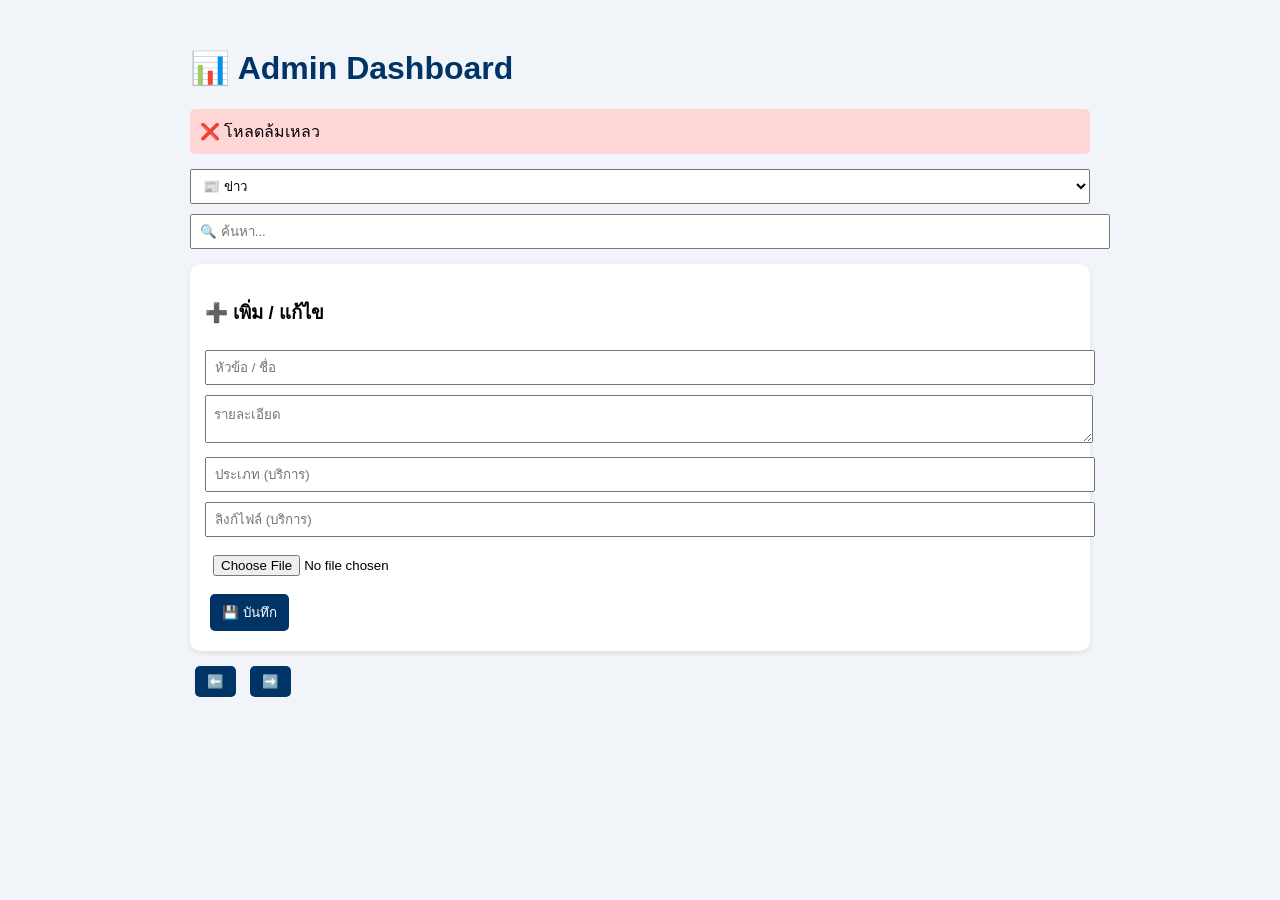
<file: admin.html>
<!DOCTYPE html>
<html lang="th">
<head>
<meta charset="UTF-8">
<title>Admin Dashboard</title>

<style>
body { font-family: Arial; background:#f1f5f9; padding:20px; }
h1 { color:#003366; }
.container { max-width:900px; margin:auto; }

.card {
  background:#fff;
  padding:15px;
  margin:10px 0;
  border-radius:10px;
  box-shadow:0 2px 5px rgba(0,0,0,0.1);
}

input, textarea, select {
  width:100%;
  padding:8px;
  margin:5px 0;
}

button {
  padding:8px 12px;
  margin:5px;
  background:#003366;
  color:white;
  border:none;
  border-radius:5px;
  cursor:pointer;
}

button:hover { background:#0055aa; }

.status {
  padding:10px;
  margin:10px 0;
  border-radius:5px;
  background:#e6f0ff;
}
</style>
</head>

<body>

<div class="container">

<h1>📊 Admin Dashboard</h1>

<div id="status" class="status">🔄 กำลังเริ่มต้นระบบ...</div>

<select id="sheet">
  <option value="news">📰 ข่าว</option>
  <option value="events">🎉 กิจกรรม</option>
  <option value="services">📄 บริการ</option>
</select>

<input type="text" id="search" placeholder="🔍 ค้นหา...">

<div class="card">
<h3>➕ เพิ่ม / แก้ไข</h3>

<input id="title" placeholder="หัวข้อ / ชื่อ">
<textarea id="detail" placeholder="รายละเอียด"></textarea>

<input id="form_type" placeholder="ประเภท (บริการ)">
<input id="file_url" placeholder="ลิงก์ไฟล์ (บริการ)">
<input type="file" id="image">

<button onclick="save()">💾 บันทึก</button>
</div>

<div id="list"></div>

<div>
  <button onclick="prev()">⬅️</button>
  <span id="page"></span>
  <button onclick="next()">➡️</button>
</div>

</div>

<script>
const API = "https://script.google.com/macros/s/AKfycbzbMaEdHmzBYt-8pTX8N1wNiwpS4TJhHP7yn-bSfXRcDEPYaQ3Lh7E5q0rrW_ZFrWpLRA/exec";

let dataAll = [];
let page = 1;
let editId = null;
const perPage = 5;

// ===== STATUS =====
function setStatus(msg, error=false) {
  const el = document.getElementById("status");
  el.innerText = msg;
  el.style.background = error ? "#ffd6d6" : "#e6f0ff";
}

function load() {
  const sheet = document.getElementById("sheet").value;

  setStatus("🔄 โหลดข้อมูล...");

  fetch(API + "?sheet=" + sheet)
    .then(res => res.text()) // 🔥 เปลี่ยนเป็น text ก่อน
    .then(text => {
      console.log("RAW:", text); // debug

      try {
        const data = JSON.parse(text); // 🔥 parse เอง

        dataAll = data;
        page = 1;
        render();
        setStatus("✅ โหลดสำเร็จ (" + data.length + " รายการ)");
      } catch (e) {
        setStatus("❌ API ไม่ได้ส่ง JSON", true);
        console.error("NOT JSON:", text);
      }
    })
    .catch(err => {
      console.error(err);
      setStatus("❌ โหลดล้มเหลว", true);
    });
}

// ===== RENDER =====
function render() {
  const search = document.getElementById("search").value.toLowerCase();

  let filtered = dataAll.filter(i =>
    JSON.stringify(i).toLowerCase().includes(search)
  );

  const start = (page - 1) * perPage;
  const items = filtered.slice(start, start + perPage);

  let html = "";

  items.forEach(item => {
    html += `
      <div class="card">
        <b>${item.title || item.form_name}</b><br>
        <small>${item.date || ""}</small><br>
        <button onclick="edit(${item.id})">✏️</button>
        <button onclick="del(${item.id})">❌</button>
      </div>
    `;
  });

  document.getElementById("list").innerHTML = html;
  document.getElementById("page").innerText = "หน้า " + page;
}

// ===== SAVE =====
function save() {
  const sheet = document.getElementById("sheet").value;
  const file = document.getElementById("image").files[0];

  const data = {
    sheet: sheet,
    action: editId ? "update" : "create",
    id: editId,
    title: document.getElementById("title").value,
    detail: document.getElementById("detail").value,
    form_name: document.getElementById("title").value,
    form_type: document.getElementById("form_type").value,
    file_url: document.getElementById("file_url").value
  };

  if (file) {
    const reader = new FileReader();
    reader.onload = function() {
      const base64 = reader.result.split(",")[1];
      data.cover_image_base64 = base64;
      data.image_base64 = base64;
      send(data);
    };
    reader.readAsDataURL(file);
  } else {
    send(data);
  }
}
function send(data) {
  setStatus("📤 กำลังบันทึก...");

  fetch(API, {
    method: "POST",
    headers: {
      "Content-Type": "text/plain"
    },
    body: JSON.stringify(data)
  })
  .then(res => res.text()) // 🔥 เปลี่ยนเป็น text
  .then(text => {
    console.log("RAW:", text);

    try {
      const res = JSON.parse(text);

      if (res.status) {
        setStatus("✅ บันทึกสำเร็จ");
      } else {
        setStatus("⚠️ API ผิดปกติ", true);
      }

      resetForm();
      load();
    } catch (e) {
      setStatus("❌ API ไม่ได้ส่ง JSON", true);
      console.error("NOT JSON:", text);
    }
  })
  .catch(err => {
    console.error(err);
    setStatus("❌ ส่งข้อมูลไม่สำเร็จ", true);
  });
}

// ===== DELETE =====
function del(id) {
  if (!confirm("ลบข้อมูลหรือไม่?")) return;

  fetch(API, {
    method: "POST",
    headers: {
      "Content-Type": "text/plain"
    },
    body: JSON.stringify({
      sheet: document.getElementById("sheet").value,
      action: "delete",
      id: id
    })
  })
  .then(() => {
    setStatus("✅ ลบสำเร็จ");
    load();
  });
}

// ===== EDIT =====
function edit(id) {
  const item = dataAll.find(i => i.id == id);

  editId = id;

  document.getElementById("title").value = item.title || item.form_name || "";
  document.getElementById("detail").value = item.detail || "";
  document.getElementById("form_type").value = item.form_type || "";
  document.getElementById("file_url").value = item.file_url || "";

  setStatus("✏️ กำลังแก้ไข");
}

// ===== RESET =====
function resetForm() {
  editId = null;
  document.getElementById("title").value = "";
  document.getElementById("detail").value = "";
  document.getElementById("form_type").value = "";
  document.getElementById("file_url").value = "";
}

// ===== PAGINATION =====
function next() { page++; render(); }
function prev() { if (page > 1) page--; render(); }

// ===== EVENTS =====
document.getElementById("sheet").addEventListener("change", load);
document.getElementById("search").addEventListener("input", render);

// START
load();
</script>

</body>
</html>
</file>
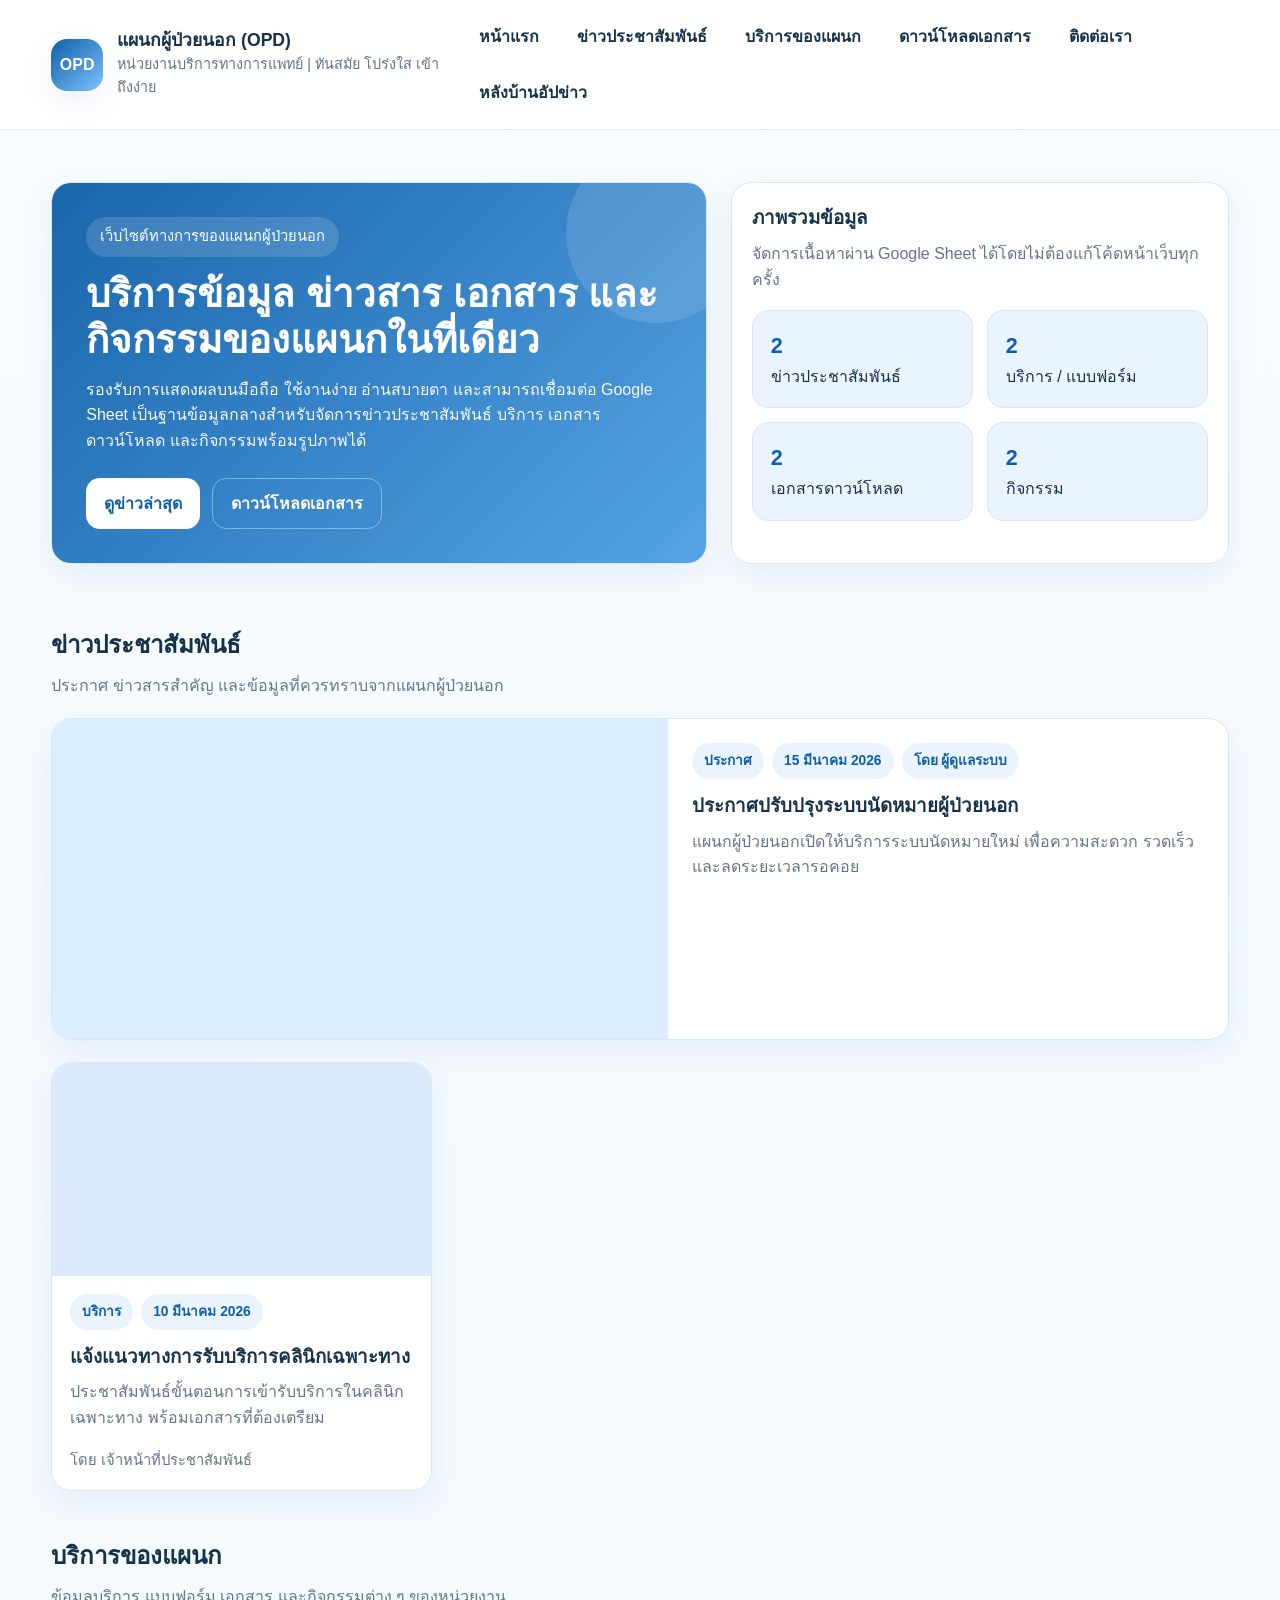
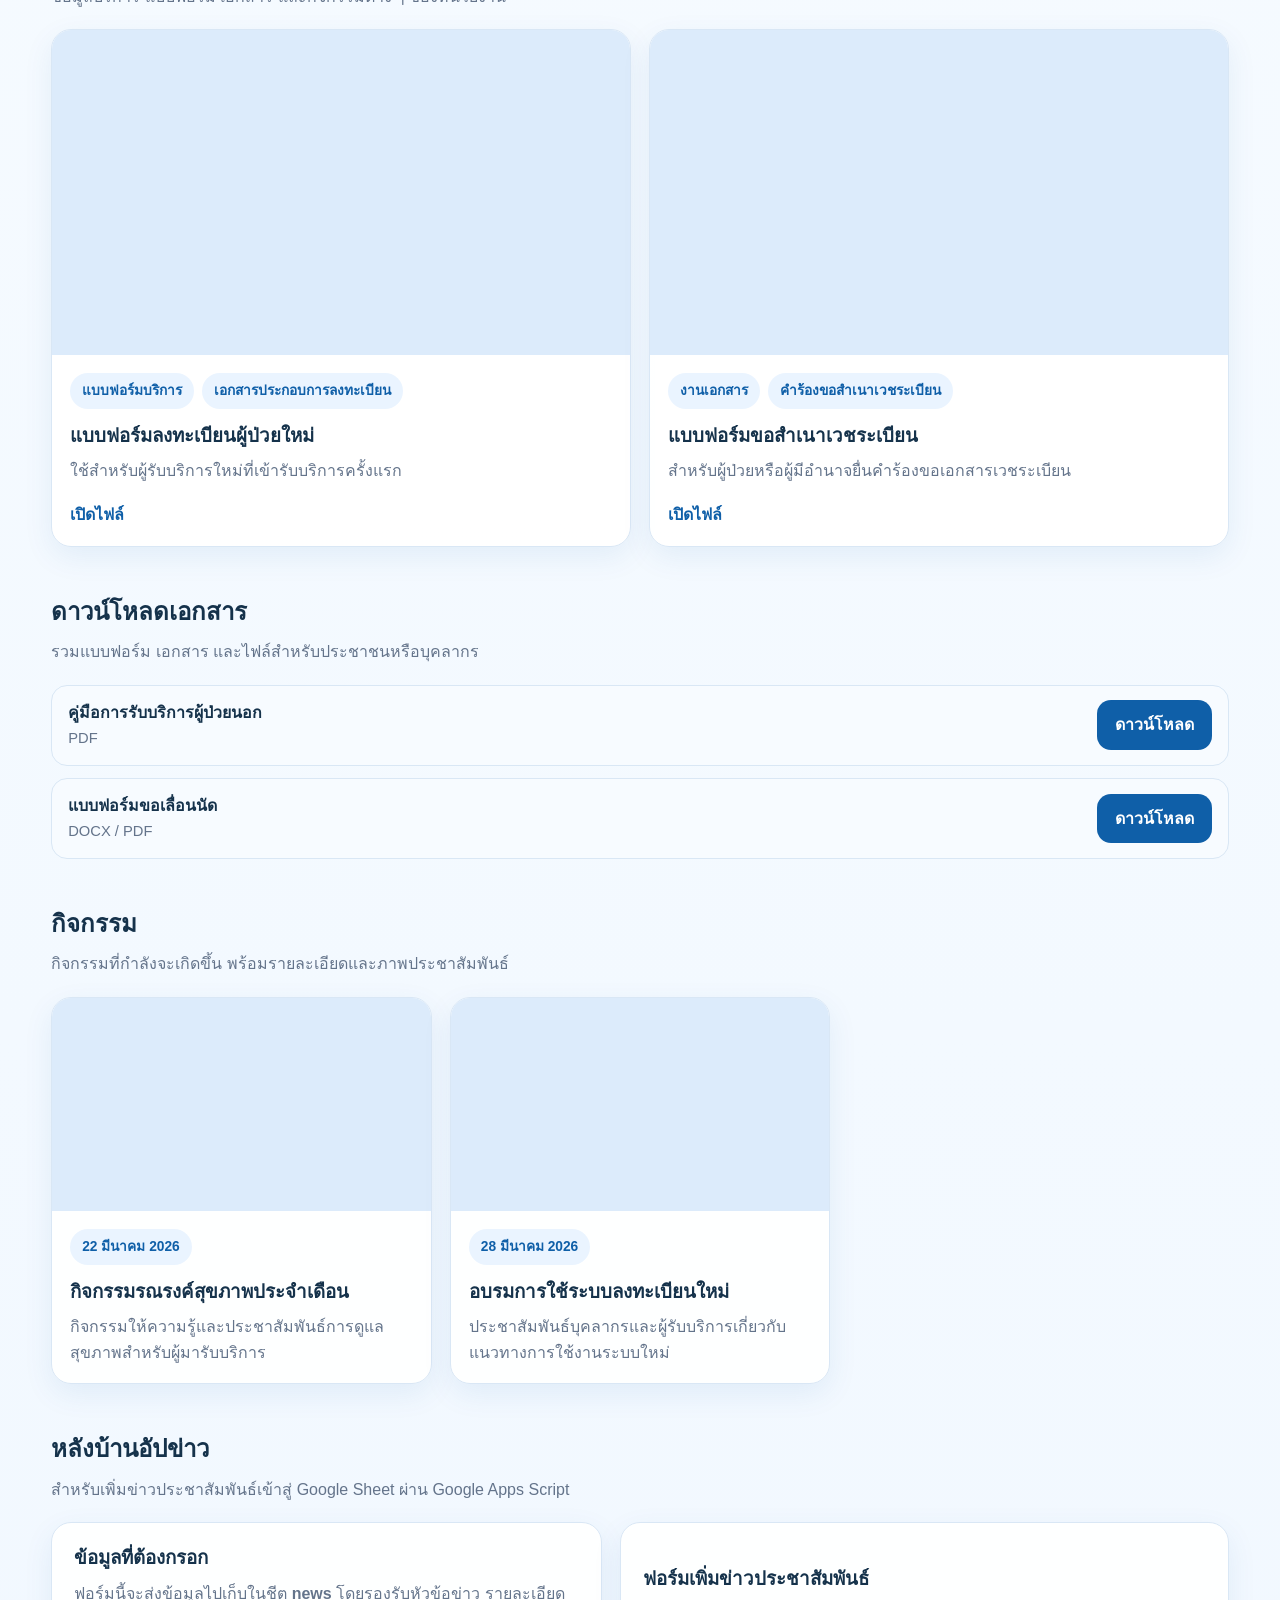
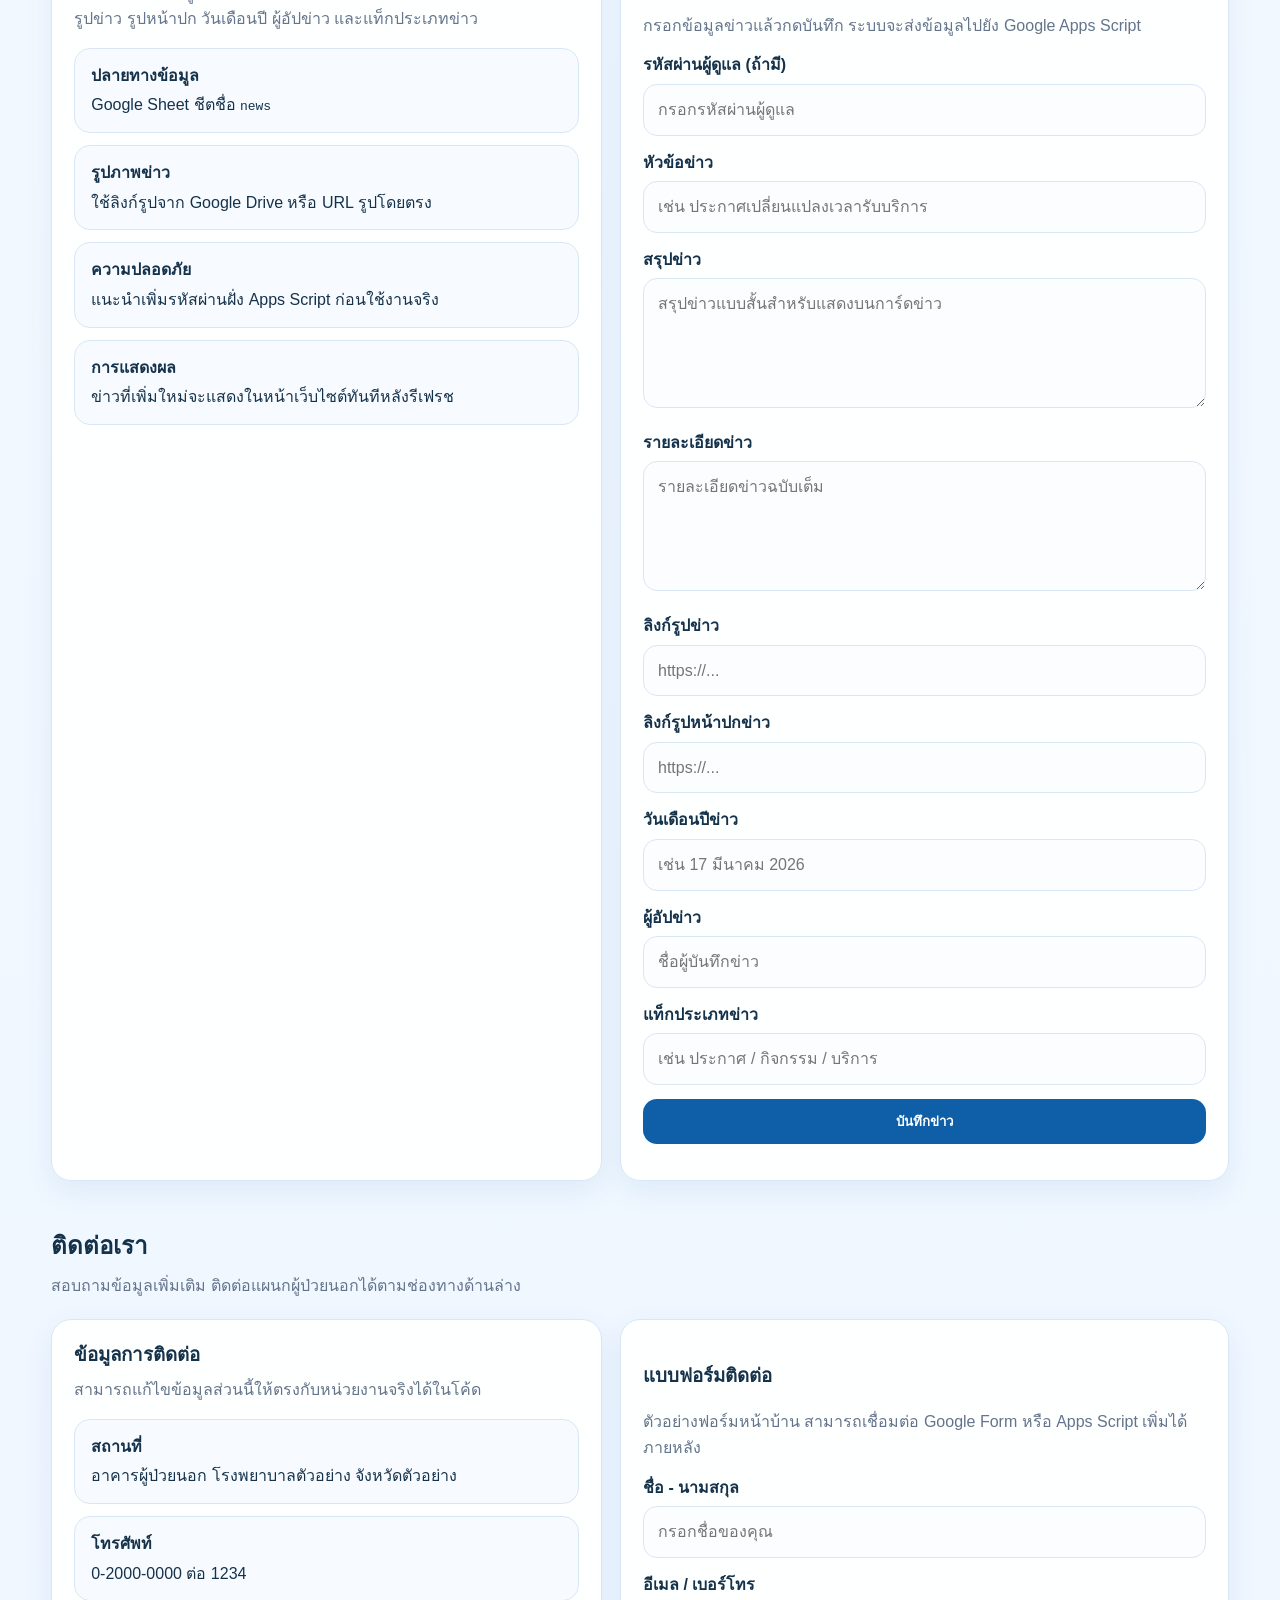
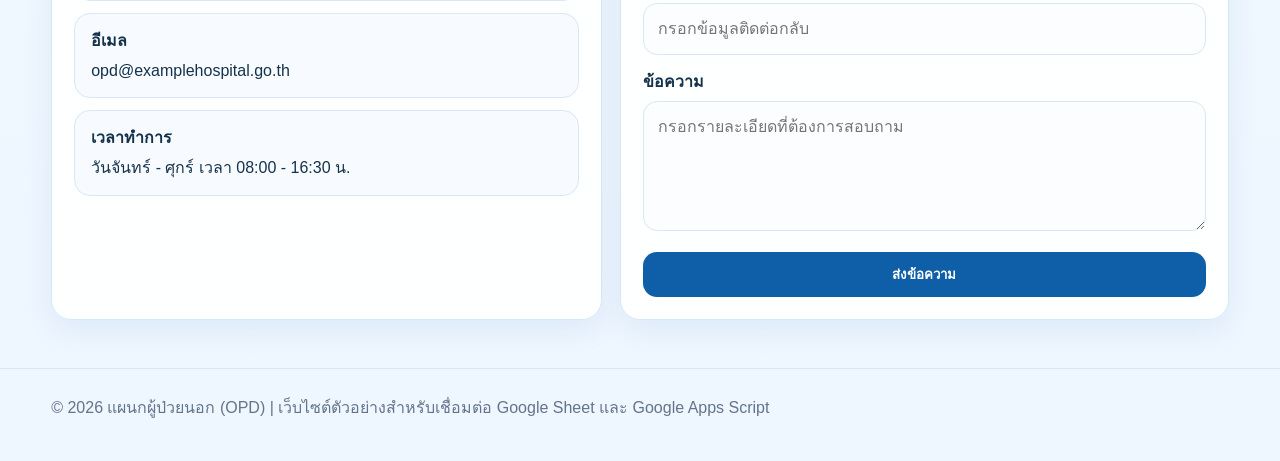
<file: opd-demo.html>
<!DOCTYPE html>
<html lang="th">
<head>
  <meta charset="UTF-8" />
  <meta name="viewport" content="width=device-width, initial-scale=1.0" />
  <title>แผนกผู้ป่วยนอก (OPD)</title>
  <style>
    :root {
      --primary: #0f5fa8;
      --primary-dark: #0a4a83;
      --primary-soft: #eaf4ff;
      --accent: #3c8dde;
      --white: #ffffff;
      --text: #15324b;
      --muted: #64748b;
      --border: #d9e7f5;
      --bg: #f7fbff;
      --shadow: 0 10px 30px rgba(15, 95, 168, 0.08);
      --radius: 20px;
      --max: 1200px;
    }

    * { box-sizing: border-box; }
    html { scroll-behavior: smooth; }
    body {
      margin: 0;
      font-family: "Segoe UI", Tahoma, sans-serif;
      background: linear-gradient(180deg, #f8fcff 0%, #eef6ff 100%);
      color: var(--text);
      line-height: 1.6;
    }

    a { text-decoration: none; color: inherit; }
    img { max-width: 100%; display: block; }

    .container {
      width: min(92%, var(--max));
      margin: 0 auto;
    }

    .topbar {
      background: rgba(255,255,255,0.92);
      backdrop-filter: blur(10px);
      border-bottom: 1px solid rgba(217, 231, 245, 0.9);
      position: sticky;
      top: 0;
      z-index: 1000;
    }

    .navbar {
      display: flex;
      align-items: center;
      justify-content: space-between;
      gap: 20px;
      padding: 14px 0;
    }

    .brand {
      display: flex;
      align-items: center;
      gap: 14px;
      min-width: 0;
    }

    .brand-badge {
      width: 52px;
      height: 52px;
      border-radius: 16px;
      background: linear-gradient(135deg, var(--primary), #7cc2ff);
      display: grid;
      place-items: center;
      color: white;
      font-weight: 700;
      box-shadow: var(--shadow);
      flex-shrink: 0;
    }

    .brand-text h1 {
      margin: 0;
      font-size: 1.1rem;
      line-height: 1.2;
    }

    .brand-text p {
      margin: 2px 0 0;
      color: var(--muted);
      font-size: 0.9rem;
    }

    .menu-toggle {
      display: none;
      background: var(--white);
      border: 1px solid var(--border);
      border-radius: 12px;
      padding: 10px 12px;
      cursor: pointer;
      color: var(--primary);
      font-weight: 700;
    }

    .menu {
      display: flex;
      flex-wrap: wrap;
      gap: 10px;
      align-items: center;
    }

    .menu a {
      padding: 10px 14px;
      border-radius: 12px;
      color: var(--text);
      font-weight: 600;
      transition: .25s ease;
    }

    .menu a:hover,
    .menu a.active {
      background: var(--primary-soft);
      color: var(--primary);
    }

    .hero {
      padding: 52px 0 34px;
    }

    .hero-grid {
      display: grid;
      grid-template-columns: 1.25fr .95fr;
      gap: 24px;
      align-items: stretch;
    }

    .hero-card,
    .panel,
    .news-card,
    .service-card,
    .download-card,
    .contact-card,
    .activity-card,
    .featured-news {
      background: rgba(255,255,255,0.96);
      border: 1px solid var(--border);
      box-shadow: var(--shadow);
      border-radius: var(--radius);
    }

    .hero-card {
      padding: 34px;
      background: linear-gradient(135deg, rgba(15,95,168,0.96), rgba(72,154,225,0.92));
      color: var(--white);
      overflow: hidden;
      position: relative;
    }

    .hero-card::after {
      content: "";
      position: absolute;
      right: -40px;
      top: -40px;
      width: 180px;
      height: 180px;
      border-radius: 50%;
      background: rgba(255,255,255,0.12);
    }

    .hero-badge {
      display: inline-flex;
      align-items: center;
      gap: 8px;
      padding: 8px 14px;
      border-radius: 999px;
      background: rgba(255,255,255,0.14);
      font-size: 0.92rem;
      margin-bottom: 14px;
    }

    .hero-card h2 {
      margin: 0 0 14px;
      font-size: clamp(1.8rem, 3vw, 2.8rem);
      line-height: 1.2;
    }

    .hero-card p {
      margin: 0 0 18px;
      font-size: 1rem;
      opacity: 0.96;
      max-width: 640px;
    }

    .hero-actions {
      display: flex;
      gap: 12px;
      flex-wrap: wrap;
      margin-top: 24px;
    }

    .btn {
      display: inline-flex;
      align-items: center;
      justify-content: center;
      gap: 8px;
      padding: 12px 18px;
      border-radius: 14px;
      font-weight: 700;
      transition: .25s ease;
      border: none;
      cursor: pointer;
    }

    .btn-primary {
      background: var(--white);
      color: var(--primary);
    }

    .btn-primary:hover { transform: translateY(-2px); }

    .btn-outline {
      background: transparent;
      border: 1px solid rgba(255,255,255,0.38);
      color: var(--white);
    }

    .panel {
      padding: 20px;
    }

    .panel h3,
    .section-header h2 {
      margin: 0 0 8px;
    }

    .panel p,
    .section-header p {
      margin: 0;
      color: var(--muted);
    }

    .quick-stats {
      display: grid;
      grid-template-columns: repeat(2, 1fr);
      gap: 14px;
      margin-top: 18px;
    }

    .stat {
      background: var(--primary-soft);
      border-radius: 16px;
      padding: 18px;
      border: 1px solid var(--border);
    }

    .stat strong {
      display: block;
      font-size: 1.35rem;
      color: var(--primary);
    }

    .section {
      padding: 28px 0 18px;
    }

    .section-header {
      display: flex;
      justify-content: space-between;
      align-items: end;
      gap: 16px;
      margin-bottom: 20px;
    }

    .featured-news {
      overflow: hidden;
      margin-bottom: 22px;
    }

    .featured-news-grid {
      display: grid;
      grid-template-columns: 1.1fr 1fr;
      gap: 0;
    }

    .featured-news-cover {
      min-height: 320px;
      background: #dbeeff center/cover no-repeat;
    }

    .featured-news-body {
      padding: 24px;
    }

    .meta-row {
      display: flex;
      flex-wrap: wrap;
      gap: 8px;
      margin-bottom: 14px;
    }

    .chip {
      display: inline-flex;
      align-items: center;
      gap: 6px;
      padding: 7px 12px;
      border-radius: 999px;
      background: var(--primary-soft);
      color: var(--primary);
      font-size: 0.86rem;
      font-weight: 700;
    }

    .featured-news-body h3,
    .news-card h3,
    .service-card h3,
    .download-card h3,
    .activity-card h3,
    .contact-card h3 {
      margin: 0 0 10px;
      line-height: 1.35;
    }

    .featured-news-body p,
    .news-card p,
    .service-card p,
    .download-card p,
    .activity-card p,
    .contact-card p {
      margin: 0;
      color: var(--muted);
    }

    .grid-3 {
      display: grid;
      grid-template-columns: repeat(3, 1fr);
      gap: 18px;
    }

    .grid-2 {
      display: grid;
      grid-template-columns: repeat(2, 1fr);
      gap: 18px;
    }

    .news-card,
    .service-card,
    .download-card,
    .activity-card,
    .contact-card {
      overflow: hidden;
    }

    .card-cover {
      aspect-ratio: 16 / 9;
      background: #dcebfb center/cover no-repeat;
    }

    .card-body {
      padding: 18px;
    }

    .card-footer {
      padding: 0 18px 18px;
      display: flex;
      gap: 10px;
      flex-wrap: wrap;
      align-items: center;
      justify-content: space-between;
    }

    .card-link {
      font-weight: 700;
      color: var(--primary);
    }

    .doc-row {
      display: flex;
      justify-content: space-between;
      gap: 14px;
      align-items: center;
      padding: 14px 16px;
      border-radius: 16px;
      background: var(--bg);
      border: 1px solid var(--border);
    }

    .doc-row + .doc-row {
      margin-top: 12px;
    }

    .doc-meta strong { display: block; }
    .doc-meta span { color: var(--muted); font-size: 0.92rem; }

    .contact-grid {
      display: grid;
      grid-template-columns: .95fr 1.05fr;
      gap: 18px;
    }

    .contact-card,
    .contact-form {
      padding: 22px;
    }

    .contact-list {
      display: grid;
      gap: 12px;
      margin-top: 16px;
    }

    .contact-item {
      padding: 14px 16px;
      border-radius: 16px;
      background: var(--bg);
      border: 1px solid var(--border);
    }

    .contact-item strong {
      display: block;
      margin-bottom: 4px;
    }

    .contact-form {
      background: rgba(255,255,255,0.96);
      border: 1px solid var(--border);
      box-shadow: var(--shadow);
      border-radius: var(--radius);
    }

    .form-grid {
      display: grid;
      gap: 14px;
    }

    .field label {
      display: block;
      font-weight: 700;
      margin-bottom: 6px;
    }

    .field input,
    .field textarea {
      width: 100%;
      border: 1px solid var(--border);
      border-radius: 14px;
      padding: 12px 14px;
      font: inherit;
      background: #fbfdff;
    }

    .field textarea { min-height: 130px; resize: vertical; }

    .footer {
      margin-top: 30px;
      padding: 26px 0 40px;
      border-top: 1px solid var(--border);
      color: var(--muted);
    }

    .empty-state {
      padding: 24px;
      border-radius: 18px;
      background: rgba(255,255,255,0.8);
      border: 1px dashed var(--border);
      color: var(--muted);
      text-align: center;
    }

    .loading {
      text-align: center;
      padding: 18px;
      color: var(--muted);
    }

    @media (max-width: 980px) {
      .hero-grid,
      .featured-news-grid,
      .contact-grid,
      .grid-3,
      .grid-2 {
        grid-template-columns: 1fr;
      }

      .featured-news-cover {
        min-height: 240px;
      }
    }

    @media (max-width: 820px) {
      .menu-toggle { display: inline-flex; }
      .menu {
        display: none;
        width: 100%;
        flex-direction: column;
        align-items: stretch;
        padding-top: 10px;
      }
      .menu.show { display: flex; }
      .navbar {
        flex-wrap: wrap;
      }
      .menu a { background: #fff; border: 1px solid var(--border); }
    }

    @media (max-width: 560px) {
      .hero-card,
      .panel,
      .featured-news-body,
      .card-body,
      .contact-card,
      .contact-form { padding: 18px; }

      .hero-card h2 { font-size: 1.6rem; }
      .brand-text h1 { font-size: 1rem; }
      .quick-stats { grid-template-columns: 1fr; }
      .doc-row { flex-direction: column; align-items: flex-start; }
      .section-header { align-items: flex-start; }
    }
  </style>
</head>
<body>
  <header class="topbar">
    <div class="container navbar">
      <div class="brand">
        <div class="brand-badge">OPD</div>
        <div class="brand-text">
          <h1>แผนกผู้ป่วยนอก (OPD)</h1>
          <p>หน่วยงานบริการทางการแพทย์ | ทันสมัย โปร่งใส เข้าถึงง่าย</p>
        </div>
      </div>

      <button class="menu-toggle" id="menuToggle">เมนู</button>

      <nav class="menu" id="menu">
        <a href="#home">หน้าแรก</a>
        <a href="#news">ข่าวประชาสัมพันธ์</a>
        <a href="#services">บริการของแผนก</a>
        <a href="#downloads">ดาวน์โหลดเอกสาร</a>
        <a href="#contact">ติดต่อเรา</a>
        <a href="#admin">หลังบ้านอัปข่าว</a>
      </nav>
    </div>
  </header>

  <main>
    <section class="hero" id="home">
      <div class="container hero-grid">
        <div class="hero-card">
          <div class="hero-badge">เว็บไซต์ทางการของแผนกผู้ป่วยนอก</div>
          <h2>บริการข้อมูล ข่าวสาร เอกสาร และกิจกรรมของแผนกในที่เดียว</h2>
          <p>
            รองรับการแสดงผลบนมือถือ ใช้งานง่าย อ่านสบายตา และสามารถเชื่อมต่อ Google Sheet เป็นฐานข้อมูลกลางสำหรับจัดการข่าวประชาสัมพันธ์ บริการ เอกสารดาวน์โหลด และกิจกรรมพร้อมรูปภาพได้
          </p>
          <div class="hero-actions">
            <a class="btn btn-primary" href="#news">ดูข่าวล่าสุด</a>
            <a class="btn btn-outline" href="#downloads">ดาวน์โหลดเอกสาร</a>
          </div>
        </div>

        <div class="panel">
          <h3>ภาพรวมข้อมูล</h3>
          <p>จัดการเนื้อหาผ่าน Google Sheet ได้โดยไม่ต้องแก้โค้ดหน้าเว็บทุกครั้ง</p>
          <div class="quick-stats">
            <div class="stat">
              <strong id="statNews">0</strong>
              <span>ข่าวประชาสัมพันธ์</span>
            </div>
            <div class="stat">
              <strong id="statServices">0</strong>
              <span>บริการ / แบบฟอร์ม</span>
            </div>
            <div class="stat">
              <strong id="statDocs">0</strong>
              <span>เอกสารดาวน์โหลด</span>
            </div>
            <div class="stat">
              <strong id="statActivities">0</strong>
              <span>กิจกรรม</span>
            </div>
          </div>
        </div>
      </div>
    </section>

    <section class="section" id="news">
      <div class="container">
        <div class="section-header">
          <div>
            <h2>ข่าวประชาสัมพันธ์</h2>
            <p>ประกาศ ข่าวสารสำคัญ และข้อมูลที่ควรทราบจากแผนกผู้ป่วยนอก</p>
          </div>
        </div>

        <div id="featuredNews"></div>
        <div class="grid-3" id="newsList">
          <div class="loading">กำลังโหลดข่าวประชาสัมพันธ์...</div>
        </div>
      </div>
    </section>

    <section class="section" id="services">
      <div class="container">
        <div class="section-header">
          <div>
            <h2>บริการของแผนก</h2>
            <p>ข้อมูลบริการ แบบฟอร์ม เอกสาร และกิจกรรมต่าง ๆ ของหน่วยงาน</p>
          </div>
        </div>
        <div class="grid-2" id="servicesList">
          <div class="loading">กำลังโหลดข้อมูลบริการ...</div>
        </div>
      </div>
    </section>

    <section class="section" id="downloads">
      <div class="container">
        <div class="section-header">
          <div>
            <h2>ดาวน์โหลดเอกสาร</h2>
            <p>รวมแบบฟอร์ม เอกสาร และไฟล์สำหรับประชาชนหรือบุคลากร</p>
          </div>
        </div>
        <div id="downloadsList">
          <div class="loading">กำลังโหลดเอกสาร...</div>
        </div>
      </div>
    </section>

    <section class="section" id="activities">
      <div class="container">
        <div class="section-header">
          <div>
            <h2>กิจกรรม</h2>
            <p>กิจกรรมที่กำลังจะเกิดขึ้น พร้อมรายละเอียดและภาพประชาสัมพันธ์</p>
          </div>
        </div>
        <div class="grid-3" id="activitiesList">
          <div class="loading">กำลังโหลดกิจกรรม...</div>
        </div>
      </div>
    </section>

    <section class="section" id="admin">
      <div class="container">
        <div class="section-header">
          <div>
            <h2>หลังบ้านอัปข่าว</h2>
            <p>สำหรับเพิ่มข่าวประชาสัมพันธ์เข้าสู่ Google Sheet ผ่าน Google Apps Script</p>
          </div>
        </div>

        <div class="contact-grid">
          <div class="contact-card">
            <h3>ข้อมูลที่ต้องกรอก</h3>
            <p>ฟอร์มนี้จะส่งข้อมูลไปเก็บในชีต <strong>news</strong> โดยรองรับหัวข้อข่าว รายละเอียด รูปข่าว รูปหน้าปก วันเดือนปี ผู้อัปข่าว และแท็กประเภทข่าว</p>
            <div class="contact-list">
              <div class="contact-item">
                <strong>ปลายทางข้อมูล</strong>
                Google Sheet ชีตชื่อ <code>news</code>
              </div>
              <div class="contact-item">
                <strong>รูปภาพข่าว</strong>
                ใช้ลิงก์รูปจาก Google Drive หรือ URL รูปโดยตรง
              </div>
              <div class="contact-item">
                <strong>ความปลอดภัย</strong>
                แนะนำเพิ่มรหัสผ่านฝั่ง Apps Script ก่อนใช้งานจริง
              </div>
              <div class="contact-item">
                <strong>การแสดงผล</strong>
                ข่าวที่เพิ่มใหม่จะแสดงในหน้าเว็บไซต์ทันทีหลังรีเฟรช
              </div>
            </div>
          </div>

          <div class="contact-form">
            <h3>ฟอร์มเพิ่มข่าวประชาสัมพันธ์</h3>
            <p style="margin-bottom:14px; color: var(--muted);">กรอกข้อมูลข่าวแล้วกดบันทึก ระบบจะส่งข้อมูลไปยัง Google Apps Script</p>
            <form class="form-grid" id="newsAdminForm">
              <div class="field">
                <label>รหัสผ่านผู้ดูแล (ถ้ามี)</label>
                <input type="password" id="adminPassword" placeholder="กรอกรหัสผ่านผู้ดูแล" />
              </div>
              <div class="field">
                <label>หัวข้อข่าว</label>
                <input type="text" id="newsTitle" placeholder="เช่น ประกาศเปลี่ยนแปลงเวลารับบริการ" required />
              </div>
              <div class="field">
                <label>สรุปข่าว</label>
                <textarea id="newsSummary" placeholder="สรุปข่าวแบบสั้นสำหรับแสดงบนการ์ดข่าว"></textarea>
              </div>
              <div class="field">
                <label>รายละเอียดข่าว</label>
                <textarea id="newsDetail" placeholder="รายละเอียดข่าวฉบับเต็ม" required></textarea>
              </div>
              <div class="field">
                <label>ลิงก์รูปข่าว</label>
                <input type="url" id="newsImage" placeholder="https://..." />
              </div>
              <div class="field">
                <label>ลิงก์รูปหน้าปกข่าว</label>
                <input type="url" id="newsCoverImage" placeholder="https://..." />
              </div>
              <div class="field">
                <label>วันเดือนปีข่าว</label>
                <input type="text" id="newsDate" placeholder="เช่น 17 มีนาคม 2026" required />
              </div>
              <div class="field">
                <label>ผู้อัปข่าว</label>
                <input type="text" id="newsAuthor" placeholder="ชื่อผู้บันทึกข่าว" required />
              </div>
              <div class="field">
                <label>แท็กประเภทข่าว</label>
                <input type="text" id="newsTag" placeholder="เช่น ประกาศ / กิจกรรม / บริการ" />
              </div>
              <button class="btn" type="submit" style="background: var(--primary); color: white;">บันทึกข่าว</button>
              <div id="adminStatus" style="color: var(--muted); font-size: .95rem;"></div>
            </form>
          </div>
        </div>
      </div>
    </section>

    <section class="section" id="contact">
      <div class="container">
        <div class="section-header">
          <div>
            <h2>ติดต่อเรา</h2>
            <p>สอบถามข้อมูลเพิ่มเติม ติดต่อแผนกผู้ป่วยนอกได้ตามช่องทางด้านล่าง</p>
          </div>
        </div>

        <div class="contact-grid">
          <div class="contact-card">
            <h3>ข้อมูลการติดต่อ</h3>
            <p>สามารถแก้ไขข้อมูลส่วนนี้ให้ตรงกับหน่วยงานจริงได้ในโค้ด</p>
            <div class="contact-list">
              <div class="contact-item">
                <strong>สถานที่</strong>
                อาคารผู้ป่วยนอก โรงพยาบาลตัวอย่าง จังหวัดตัวอย่าง
              </div>
              <div class="contact-item">
                <strong>โทรศัพท์</strong>
                0-2000-0000 ต่อ 1234
              </div>
              <div class="contact-item">
                <strong>อีเมล</strong>
                opd@examplehospital.go.th
              </div>
              <div class="contact-item">
                <strong>เวลาทำการ</strong>
                วันจันทร์ - ศุกร์ เวลา 08:00 - 16:30 น.
              </div>
            </div>
          </div>

          <div class="contact-form">
            <h3>แบบฟอร์มติดต่อ</h3>
            <p style="margin-bottom:14px; color: var(--muted);">ตัวอย่างฟอร์มหน้าบ้าน สามารถเชื่อมต่อ Google Form หรือ Apps Script เพิ่มได้ภายหลัง</p>
            <form class="form-grid" onsubmit="event.preventDefault(); alert('ตัวอย่างฟอร์ม: กรุณาเชื่อมต่อระบบส่งข้อมูลเพิ่มเติม');">
              <div class="field">
                <label>ชื่อ - นามสกุล</label>
                <input type="text" placeholder="กรอกชื่อของคุณ" />
              </div>
              <div class="field">
                <label>อีเมล / เบอร์โทร</label>
                <input type="text" placeholder="กรอกข้อมูลติดต่อกลับ" />
              </div>
              <div class="field">
                <label>ข้อความ</label>
                <textarea placeholder="กรอกรายละเอียดที่ต้องการสอบถาม"></textarea>
              </div>
              <button class="btn" style="background: var(--primary); color: white;">ส่งข้อความ</button>
            </form>
          </div>
        </div>
      </div>
    </section>
  </main>

  <footer class="footer">
    <div class="container">
      © 2026 แผนกผู้ป่วยนอก (OPD) | เว็บไซต์ตัวอย่างสำหรับเชื่อมต่อ Google Sheet และ Google Apps Script
    </div>
  </footer>

  <script>
    // ==============================
    // ตั้งค่า URL ของ Google Apps Script Web App ที่ deploy แล้ว
    // เช่น https://script.google.com/macros/s/AKfycbxxxxxxx/exec
    // ==============================
    const API_URL = "PASTE_YOUR_GOOGLE_APPS_SCRIPT_WEBAPP_URL_HERE";
    const ADMIN_API_URL = API_URL;

    const sampleData = {
      news: [
        {
          id: 1,
          title: "ประกาศปรับปรุงระบบนัดหมายผู้ป่วยนอก",
          summary: "แผนกผู้ป่วยนอกเปิดให้บริการระบบนัดหมายใหม่ เพื่อความสะดวก รวดเร็ว และลดระยะเวลารอคอย",
          detail: "รายละเอียดข่าวตัวอย่าง สามารถแก้ไขผ่าน Google Sheet ได้",
          coverImage: "https://images.unsplash.com/photo-1576091160399-112ba8d25d1d?auto=format&fit=crop&w=1200&q=80",
          image: "https://images.unsplash.com/photo-1516549655169-df83a0774514?auto=format&fit=crop&w=1200&q=80",
          date: "15 มีนาคม 2026",
          author: "ผู้ดูแลระบบ",
          tag: "ประกาศ"
        },
        {
          id: 2,
          title: "แจ้งแนวทางการรับบริการคลินิกเฉพาะทาง",
          summary: "ประชาสัมพันธ์ขั้นตอนการเข้ารับบริการในคลินิกเฉพาะทาง พร้อมเอกสารที่ต้องเตรียม",
          detail: "รายละเอียดข่าวตัวอย่าง",
          coverImage: "https://images.unsplash.com/photo-1584515933487-779824d29309?auto=format&fit=crop&w=1200&q=80",
          image: "https://images.unsplash.com/photo-1579684385127-1ef15d508118?auto=format&fit=crop&w=1200&q=80",
          date: "10 มีนาคม 2026",
          author: "เจ้าหน้าที่ประชาสัมพันธ์",
          tag: "บริการ"
        }
      ],
      services: [
        {
          id: 1,
          formName: "แบบฟอร์มลงทะเบียนผู้ป่วยใหม่",
          formType: "แบบฟอร์มบริการ",
          fileUrl: "#",
          document: "เอกสารประกอบการลงทะเบียน",
          description: "ใช้สำหรับผู้รับบริการใหม่ที่เข้ารับบริการครั้งแรก",
          image: "https://images.unsplash.com/photo-1584515979956-d9f6e5d09982?auto=format&fit=crop&w=1200&q=80"
        },
        {
          id: 2,
          formName: "แบบฟอร์มขอสำเนาเวชระเบียน",
          formType: "งานเอกสาร",
          fileUrl: "#",
          document: "คำร้องขอสำเนาเวชระเบียน",
          description: "สำหรับผู้ป่วยหรือผู้มีอำนาจยื่นคำร้องขอเอกสารเวชระเบียน",
          image: "https://images.unsplash.com/photo-1581595219315-a187dd40c322?auto=format&fit=crop&w=1200&q=80"
        }
      ],
      downloads: [
        {
          id: 1,
          title: "คู่มือการรับบริการผู้ป่วยนอก",
          type: "PDF",
          fileUrl: "#"
        },
        {
          id: 2,
          title: "แบบฟอร์มขอเลื่อนนัด",
          type: "DOCX / PDF",
          fileUrl: "#"
        }
      ],
      activities: [
        {
          id: 1,
          title: "กิจกรรมรณรงค์สุขภาพประจำเดือน",
          description: "กิจกรรมให้ความรู้และประชาสัมพันธ์การดูแลสุขภาพสำหรับผู้มารับบริการ",
          image: "https://images.unsplash.com/photo-1505751172876-fa1923c5c528?auto=format&fit=crop&w=1200&q=80",
          date: "22 มีนาคม 2026"
        },
        {
          id: 2,
          title: "อบรมการใช้ระบบลงทะเบียนใหม่",
          description: "ประชาสัมพันธ์บุคลากรและผู้รับบริการเกี่ยวกับแนวทางการใช้งานระบบใหม่",
          image: "https://images.unsplash.com/photo-1579154204601-01588f351e67?auto=format&fit=crop&w=1200&q=80",
          date: "28 มีนาคม 2026"
        }
      ]
    };

    const menuToggle = document.getElementById('menuToggle');
    const menu = document.getElementById('menu');
    menuToggle.addEventListener('click', () => menu.classList.toggle('show'));

    async function fetchData() {
      if (!API_URL || API_URL.includes('PASTE_YOUR')) {
        return sampleData;
      }

      try {
        const res = await fetch(API_URL);
        if (!res.ok) throw new Error('โหลดข้อมูลไม่สำเร็จ');
        return await res.json();
      } catch (error) {
        console.error(error);
        return sampleData;
      }
    }

    function safeText(text) {
      return text ? String(text) : '-';
    }

    function renderFeaturedNews(news) {
      const wrap = document.getElementById('featuredNews');
      if (!news.length) {
        wrap.innerHTML = '<div class="empty-state">ยังไม่มีข่าวประชาสัมพันธ์</div>';
        return;
      }

      const item = news[0];
      wrap.innerHTML = `
        <article class="featured-news">
          <div class="featured-news-grid">
            <div class="featured-news-cover" style="background-image:url('${item.coverImage || item.image || ''}')"></div>
            <div class="featured-news-body">
              <div class="meta-row">
                <span class="chip">${safeText(item.tag)}</span>
                <span class="chip">${safeText(item.date)}</span>
                <span class="chip">โดย ${safeText(item.author)}</span>
              </div>
              <h3>${safeText(item.title)}</h3>
              <p>${safeText(item.summary || item.detail)}</p>
            </div>
          </div>
        </article>
      `;
    }

    function renderNews(news) {
      const list = document.getElementById('newsList');
      if (!news.length) {
        list.innerHTML = '<div class="empty-state">ยังไม่มีรายการข่าว</div>';
        return;
      }

      list.innerHTML = news.slice(1).map(item => `
        <article class="news-card">
          <div class="card-cover" style="background-image:url('${item.image || item.coverImage || ''}')"></div>
          <div class="card-body">
            <div class="meta-row">
              <span class="chip">${safeText(item.tag)}</span>
              <span class="chip">${safeText(item.date)}</span>
            </div>
            <h3>${safeText(item.title)}</h3>
            <p>${safeText(item.summary || item.detail)}</p>
          </div>
          <div class="card-footer">
            <span style="color: var(--muted); font-size: .92rem;">โดย ${safeText(item.author)}</span>
          </div>
        </article>
      `).join('');
    }

    function renderServices(services) {
      const list = document.getElementById('servicesList');
      if (!services.length) {
        list.innerHTML = '<div class="empty-state">ยังไม่มีข้อมูลบริการ</div>';
        return;
      }

      list.innerHTML = services.map(item => `
        <article class="service-card">
          <div class="card-cover" style="background-image:url('${item.image || ''}')"></div>
          <div class="card-body">
            <div class="meta-row">
              <span class="chip">${safeText(item.formType)}</span>
              <span class="chip">${safeText(item.document)}</span>
            </div>
            <h3>${safeText(item.formName)}</h3>
            <p>${safeText(item.description)}</p>
          </div>
          <div class="card-footer">
            <a class="card-link" href="${item.fileUrl || '#'}" target="_blank" rel="noopener">เปิดไฟล์</a>
          </div>
        </article>
      `).join('');
    }

    function renderDownloads(downloads) {
      const list = document.getElementById('downloadsList');
      if (!downloads.length) {
        list.innerHTML = '<div class="empty-state">ยังไม่มีเอกสารดาวน์โหลด</div>';
        return;
      }

      list.innerHTML = downloads.map(item => `
        <div class="doc-row">
          <div class="doc-meta">
            <strong>${safeText(item.title)}</strong>
            <span>${safeText(item.type)}</span>
          </div>
          <a class="btn" style="background: var(--primary); color: white;" href="${item.fileUrl || '#'}" target="_blank" rel="noopener">ดาวน์โหลด</a>
        </div>
      `).join('');
    }

    function renderActivities(activities) {
      const list = document.getElementById('activitiesList');
      if (!activities.length) {
        list.innerHTML = '<div class="empty-state">ยังไม่มีกิจกรรม</div>';
        return;
      }

      list.innerHTML = activities.map(item => `
        <article class="activity-card">
          <div class="card-cover" style="background-image:url('${item.image || ''}')"></div>
          <div class="card-body">
            <div class="meta-row">
              <span class="chip">${safeText(item.date)}</span>
            </div>
            <h3>${safeText(item.title)}</h3>
            <p>${safeText(item.description)}</p>
          </div>
        </article>
      `).join('');
    }

    function setStats(data) {
      document.getElementById('statNews').textContent = data.news?.length || 0;
      document.getElementById('statServices').textContent = data.services?.length || 0;
      document.getElementById('statDocs').textContent = data.downloads?.length || 0;
      document.getElementById('statActivities').textContent = data.activities?.length || 0;
    }

    async function init() {
      const data = await fetchData();
      const normalized = {
        news: Array.isArray(data.news) ? data.news : [],
        services: Array.isArray(data.services) ? data.services : [],
        downloads: Array.isArray(data.downloads) ? data.downloads : [],
        activities: Array.isArray(data.activities) ? data.activities : []
      };

      renderFeaturedNews(normalized.news);
      renderNews(normalized.news);
      renderServices(normalized.services);
      renderDownloads(normalized.downloads);
      renderActivities(normalized.activities);
      setStats(normalized);
    }

    function generateNewsId() {
      return Date.now();
    }

    async function submitNewsForm(event) {
      event.preventDefault();
      const statusEl = document.getElementById('adminStatus');
      statusEl.textContent = 'กำลังบันทึกข้อมูล...';

      const payload = {
        action: 'addNews',
        password: document.getElementById('adminPassword').value.trim(),
        id: generateNewsId(),
        title: document.getElementById('newsTitle').value.trim(),
        summary: document.getElementById('newsSummary').value.trim(),
        detail: document.getElementById('newsDetail').value.trim(),
        image: document.getElementById('newsImage').value.trim(),
        coverImage: document.getElementById('newsCoverImage').value.trim(),
        date: document.getElementById('newsDate').value.trim(),
        author: document.getElementById('newsAuthor').value.trim(),
        tag: document.getElementById('newsTag').value.trim()
      };

      if (!ADMIN_API_URL || ADMIN_API_URL.includes('PASTE_YOUR')) {
        statusEl.textContent = 'ยังไม่ได้ตั้งค่า ADMIN_API_URL / API_URL ของ Google Apps Script';
        return;
      }

      try {
        const res = await fetch(ADMIN_API_URL, {
          method: 'POST',
          headers: { 'Content-Type': 'text/plain;charset=utf-8' },
          body: JSON.stringify(payload)
        });

        const text = await res.text();
        let result = {};
        try { result = JSON.parse(text); } catch(e) {}

        if (result.status === 'success') {
          statusEl.textContent = 'บันทึกข่าวเรียบร้อยแล้ว';
          document.getElementById('newsAdminForm').reset();
          init();
        } else {
          statusEl.textContent = result.message || 'ไม่สามารถบันทึกข้อมูลได้';
        }
      } catch (error) {
        console.error(error);
        statusEl.textContent = 'เกิดข้อผิดพลาดในการเชื่อมต่อระบบ';
      }
    }

    document.getElementById('newsAdminForm')?.addEventListener('submit', submitNewsForm);

    init();
  </script>
</body>
</html>
</file>
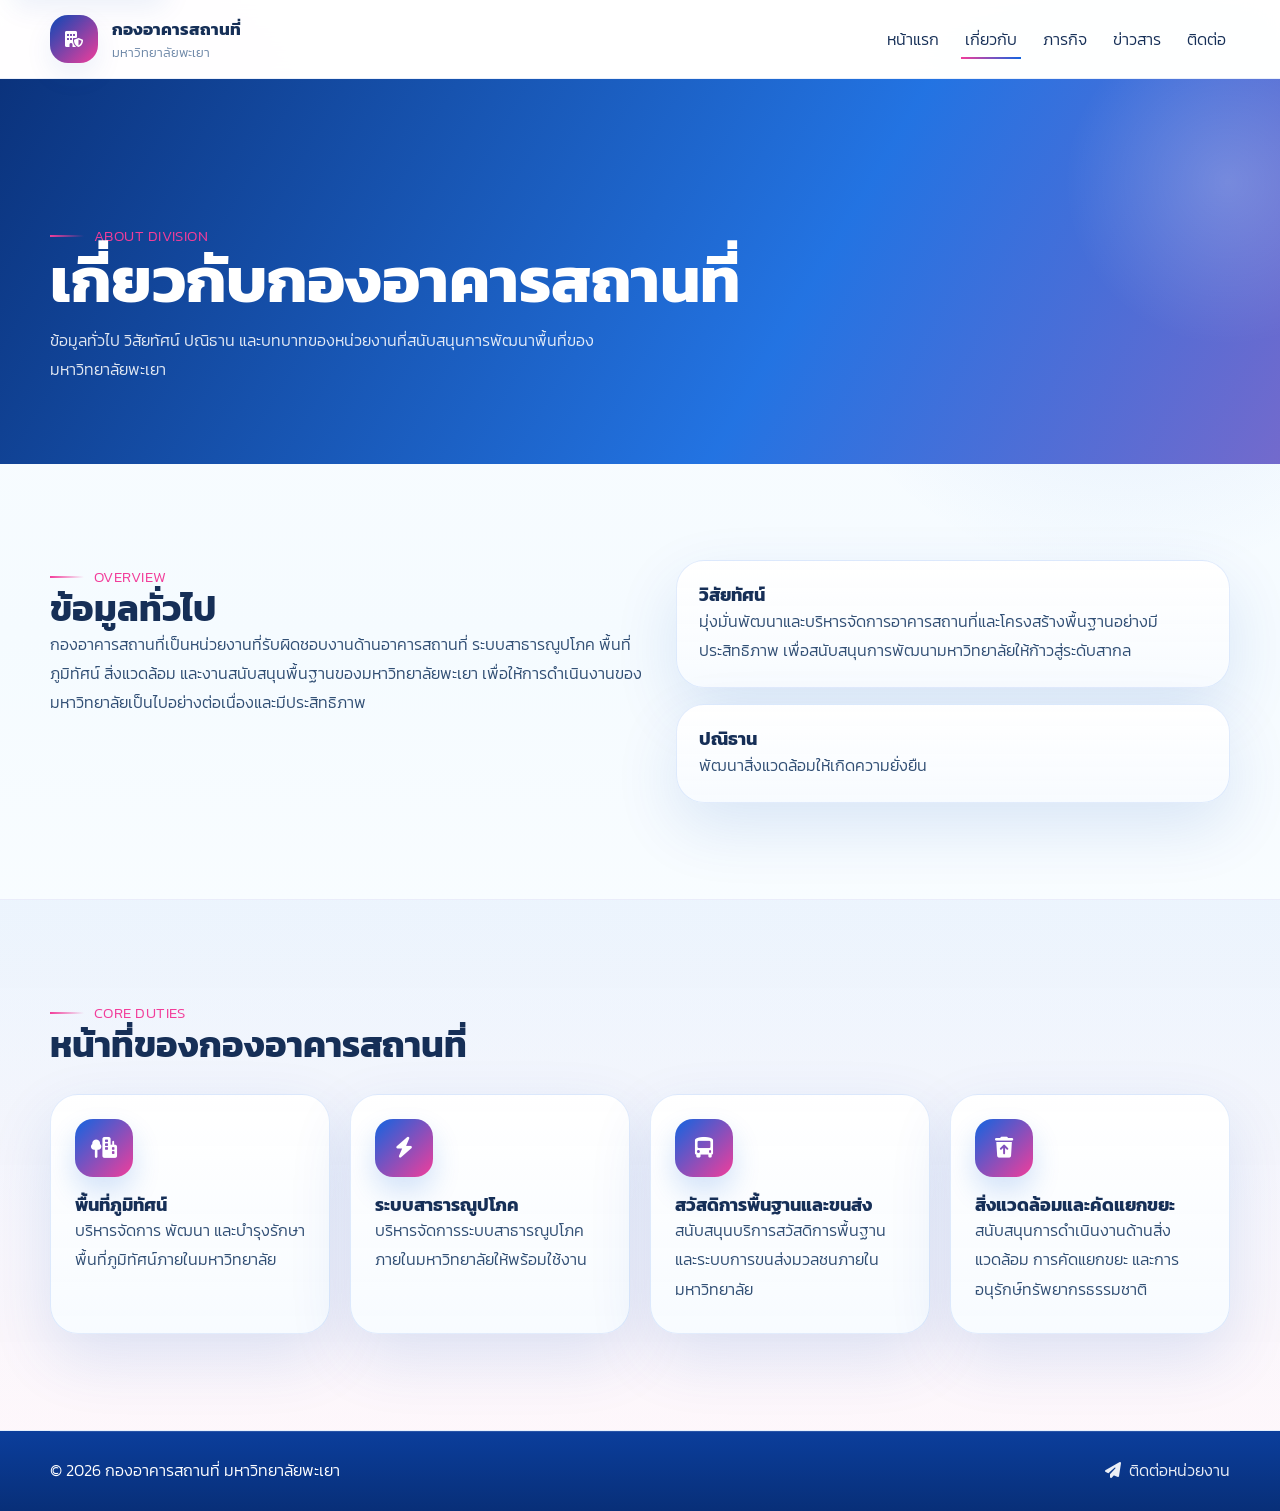
<file: pages/about.html>
<!DOCTYPE html>
<html lang="th">
<head>
  <meta charset="UTF-8" />
  <meta name="viewport" content="width=device-width, initial-scale=1.0" />
  <title>เกี่ยวกับหน่วยงาน | กองอาคารสถานที่ มหาวิทยาลัยพะเยา</title>
  <meta name="description" content="ข้อมูลทั่วไป วิสัยทัศน์ ปณิธาน และหน้าที่ของกองอาคารสถานที่ มหาวิทยาลัยพะเยา" />
  <link rel="preconnect" href="https://fonts.googleapis.com" />
  <link rel="preconnect" href="https://fonts.gstatic.com" crossorigin />
  <link href="https://fonts.googleapis.com/css2?family=Kanit:wght@300&display=swap" rel="stylesheet" />
  <link rel="stylesheet" href="https://cdnjs.cloudflare.com/ajax/libs/font-awesome/6.5.2/css/all.min.css" />
  <link rel="stylesheet" href="../css/styles.css" />
</head>
<body>
  <a class="skip-link" href="#main-content">ข้ามไปยังเนื้อหาหลัก</a>
  <header class="site-header">
    <div class="navbar-wrap navbar-wrap--solid" data-navbar>
      <div class="container navbar">
        <a href="../index.html" class="brand" aria-label="กองอาคารสถานที่ มหาวิทยาลัยพะเยา">
          <span class="brand__mark"><i class="fa-solid fa-building-shield"></i></span>
          <span class="brand__text"><strong>กองอาคารสถานที่</strong><span>มหาวิทยาลัยพะเยา</span></span>
        </a>
        <button class="nav-toggle" type="button" aria-expanded="false" aria-controls="primary-menu" aria-label="เปิดเมนู">
          <i class="fa-solid fa-bars"></i>
        </button>
        <nav id="primary-menu" class="nav-menu" aria-label="เมนูหลัก">
          <a href="../index.html" data-nav>หน้าแรก</a>
          <a href="about.html" data-nav>เกี่ยวกับ</a>
          <a href="services.html" data-nav>ภารกิจ</a>
          <a href="news.html" data-nav>ข่าวสาร</a>
          <a href="contact.html" data-nav>ติดต่อ</a>
        </nav>
      </div>
    </div>
  </header>

  <main id="main-content">
    <section class="page-hero page-hero--about">
      <div class="container reveal">
        <span class="eyebrow">About Division</span>
        <h1>เกี่ยวกับกองอาคารสถานที่</h1>
        <p class="page-hero__lead">ข้อมูลทั่วไป วิสัยทัศน์ ปณิธาน และบทบาทของหน่วยงานที่สนับสนุนการพัฒนาพื้นที่ของมหาวิทยาลัยพะเยา</p>
      </div>
    </section>

    <section class="section">
      <div class="container split-grid">
        <div class="reveal">
          <span class="eyebrow">Overview</span>
          <h2>ข้อมูลทั่วไป</h2>
          <p>
            กองอาคารสถานที่เป็นหน่วยงานที่รับผิดชอบงานด้านอาคารสถานที่ ระบบสาธารณูปโภค พื้นที่ภูมิทัศน์
            สิ่งแวดล้อม และงานสนับสนุนพื้นฐานของมหาวิทยาลัยพะเยา เพื่อให้การดำเนินงานของมหาวิทยาลัยเป็นไปอย่างต่อเนื่องและมีประสิทธิภาพ
          </p>
        </div>
        <div class="info-stack reveal">
          <article class="mini-panel">
            <h3>วิสัยทัศน์</h3>
            <p>มุ่งมั่นพัฒนาและบริหารจัดการอาคารสถานที่และโครงสร้างพื้นฐานอย่างมีประสิทธิภาพ เพื่อสนับสนุนการพัฒนามหาวิทยาลัยให้ก้าวสู่ระดับสากล</p>
          </article>
          <article class="mini-panel">
            <h3>ปณิธาน</h3>
            <p>พัฒนาสิ่งแวดล้อมให้เกิดความยั่งยืน</p>
          </article>
        </div>
      </div>
    </section>

    <section class="section section-band">
      <div class="container section-heading reveal">
        <div>
          <span class="eyebrow">Core Duties</span>
          <h2>หน้าที่ของกองอาคารสถานที่</h2>
        </div>
      </div>
      <div class="container feature-grid">
        <article class="feature-card reveal">
          <span class="icon-wrap"><i class="fa-solid fa-tree-city"></i></span>
          <h3>พื้นที่ภูมิทัศน์</h3>
          <p>บริหารจัดการ พัฒนา และบำรุงรักษาพื้นที่ภูมิทัศน์ภายในมหาวิทยาลัย</p>
        </article>
        <article class="feature-card reveal">
          <span class="icon-wrap"><i class="fa-solid fa-bolt"></i></span>
          <h3>ระบบสาธารณูปโภค</h3>
          <p>บริหารจัดการระบบสาธารณูปโภคภายในมหาวิทยาลัยให้พร้อมใช้งาน</p>
        </article>
        <article class="feature-card reveal">
          <span class="icon-wrap"><i class="fa-solid fa-bus-simple"></i></span>
          <h3>สวัสดิการพื้นฐานและขนส่ง</h3>
          <p>สนับสนุนบริการสวัสดิการพื้นฐานและระบบการขนส่งมวลชนภายในมหาวิทยาลัย</p>
        </article>
        <article class="feature-card reveal">
          <span class="icon-wrap"><i class="fa-solid fa-trash-arrow-up"></i></span>
          <h3>สิ่งแวดล้อมและคัดแยกขยะ</h3>
          <p>สนับสนุนการดำเนินงานด้านสิ่งแวดล้อม การคัดแยกขยะ และการอนุรักษ์ทรัพยากรธรรมชาติ</p>
        </article>
      </div>
    </section>
  </main>

  <footer class="site-footer">
    <div class="container footer-bottom footer-bottom--single">
      <p>© 2026 กองอาคารสถานที่ มหาวิทยาลัยพะเยา</p>
      <a href="contact.html" class="back-top"><i class="fa-solid fa-paper-plane"></i> ติดต่อหน่วยงาน</a>
    </div>
  </footer>
  <script src="../js/app.js" defer></script>
</body>
</html>
</file>
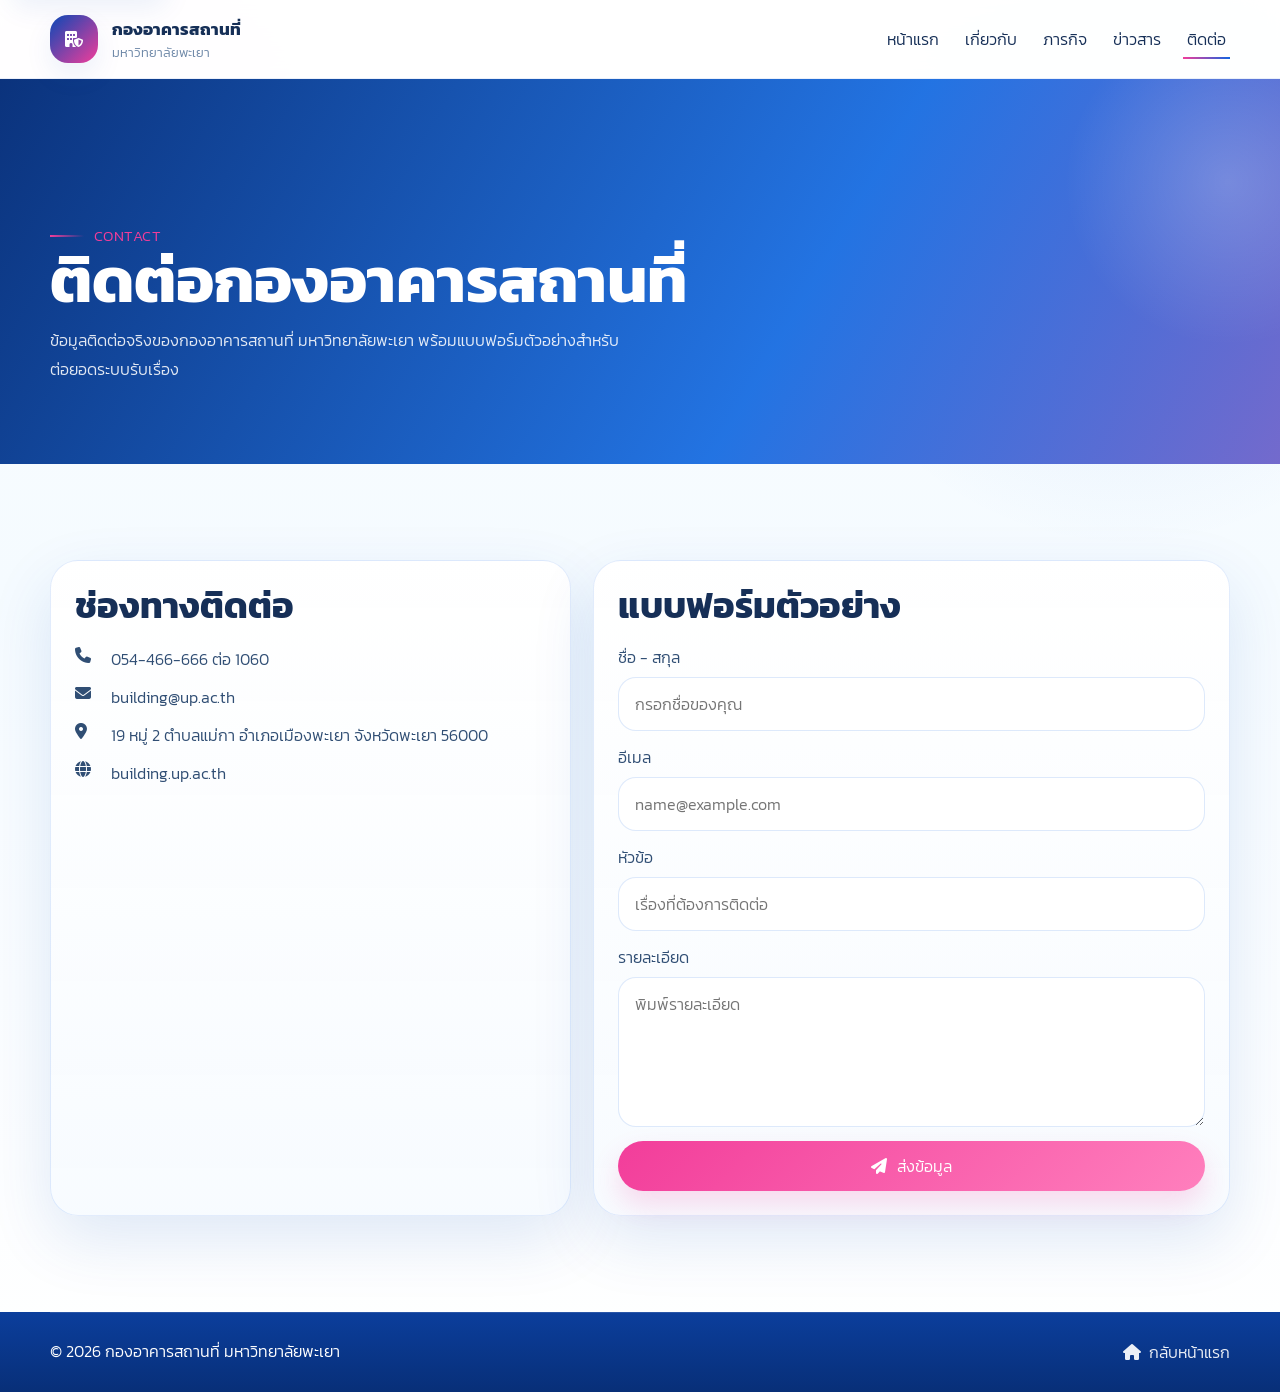
<file: pages/contact.html>
<!DOCTYPE html>
<html lang="th">
<head>
  <meta charset="UTF-8" />
  <meta name="viewport" content="width=device-width, initial-scale=1.0" />
  <title>ติดต่อ | กองอาคารสถานที่ มหาวิทยาลัยพะเยา</title>
  <meta name="description" content="ช่องทางติดต่อกองอาคารสถานที่ มหาวิทยาลัยพะเยา" />
  <link rel="preconnect" href="https://fonts.googleapis.com" />
  <link rel="preconnect" href="https://fonts.gstatic.com" crossorigin />
  <link href="https://fonts.googleapis.com/css2?family=Kanit:wght@300&display=swap" rel="stylesheet" />
  <link rel="stylesheet" href="https://cdnjs.cloudflare.com/ajax/libs/font-awesome/6.5.2/css/all.min.css" />
  <link rel="stylesheet" href="../css/styles.css" />
</head>
<body>
  <a class="skip-link" href="#main-content">ข้ามไปยังเนื้อหาหลัก</a>
  <header class="site-header">
    <div class="navbar-wrap navbar-wrap--solid" data-navbar>
      <div class="container navbar">
        <a href="../index.html" class="brand" aria-label="กองอาคารสถานที่ มหาวิทยาลัยพะเยา">
          <span class="brand__mark"><i class="fa-solid fa-building-shield"></i></span>
          <span class="brand__text"><strong>กองอาคารสถานที่</strong><span>มหาวิทยาลัยพะเยา</span></span>
        </a>
        <button class="nav-toggle" type="button" aria-expanded="false" aria-controls="primary-menu" aria-label="เปิดเมนู"><i class="fa-solid fa-bars"></i></button>
        <nav id="primary-menu" class="nav-menu" aria-label="เมนูหลัก">
          <a href="../index.html" data-nav>หน้าแรก</a>
          <a href="about.html" data-nav>เกี่ยวกับ</a>
          <a href="services.html" data-nav>ภารกิจ</a>
          <a href="news.html" data-nav>ข่าวสาร</a>
          <a href="contact.html" data-nav>ติดต่อ</a>
        </nav>
      </div>
    </div>
  </header>

  <main id="main-content">
    <section class="page-hero page-hero--contact">
      <div class="container reveal">
        <span class="eyebrow">Contact</span>
        <h1>ติดต่อกองอาคารสถานที่</h1>
        <p class="page-hero__lead">ข้อมูลติดต่อจริงของกองอาคารสถานที่ มหาวิทยาลัยพะเยา พร้อมแบบฟอร์มตัวอย่างสำหรับต่อยอดระบบรับเรื่อง</p>
      </div>
    </section>

    <section class="section">
      <div class="container contact-grid">
        <article class="contact-card reveal">
          <h2>ช่องทางติดต่อ</h2>
          <ul class="contact-list">
            <li><i class="fa-solid fa-phone"></i> <span>054-466-666 ต่อ 1060</span></li>
            <li><i class="fa-solid fa-envelope"></i> <span>building@up.ac.th</span></li>
            <li><i class="fa-solid fa-location-dot"></i> <span>19 หมู่ 2 ตำบลแม่กา อำเภอเมืองพะเยา จังหวัดพะเยา 56000</span></li>
            <li><i class="fa-solid fa-globe"></i> <span>building.up.ac.th</span></li>
          </ul>
        </article>

        <article class="contact-card reveal">
          <h2>แบบฟอร์มตัวอย่าง</h2>
          <form class="contact-form" action="#" method="post" onsubmit="return false">
            <label>
              <span>ชื่อ - สกุล</span>
              <input type="text" name="name" placeholder="กรอกชื่อของคุณ" />
            </label>
            <label>
              <span>อีเมล</span>
              <input type="email" name="email" placeholder="name@example.com" />
            </label>
            <label>
              <span>หัวข้อ</span>
              <input type="text" name="subject" placeholder="เรื่องที่ต้องการติดต่อ" />
            </label>
            <label>
              <span>รายละเอียด</span>
              <textarea name="message" rows="5" placeholder="พิมพ์รายละเอียด"></textarea>
            </label>
            <button class="button" type="submit"><i class="fa-solid fa-paper-plane"></i> ส่งข้อมูล</button>
          </form>
        </article>
      </div>
    </section>
  </main>
  <footer class="site-footer">
    <div class="container footer-bottom footer-bottom--single">
      <p>© 2026 กองอาคารสถานที่ มหาวิทยาลัยพะเยา</p>
      <a href="../index.html" class="back-top"><i class="fa-solid fa-house"></i> กลับหน้าแรก</a>
    </div>
  </footer>
  <script src="../js/app.js" defer></script>
</body>
</html>
</file>
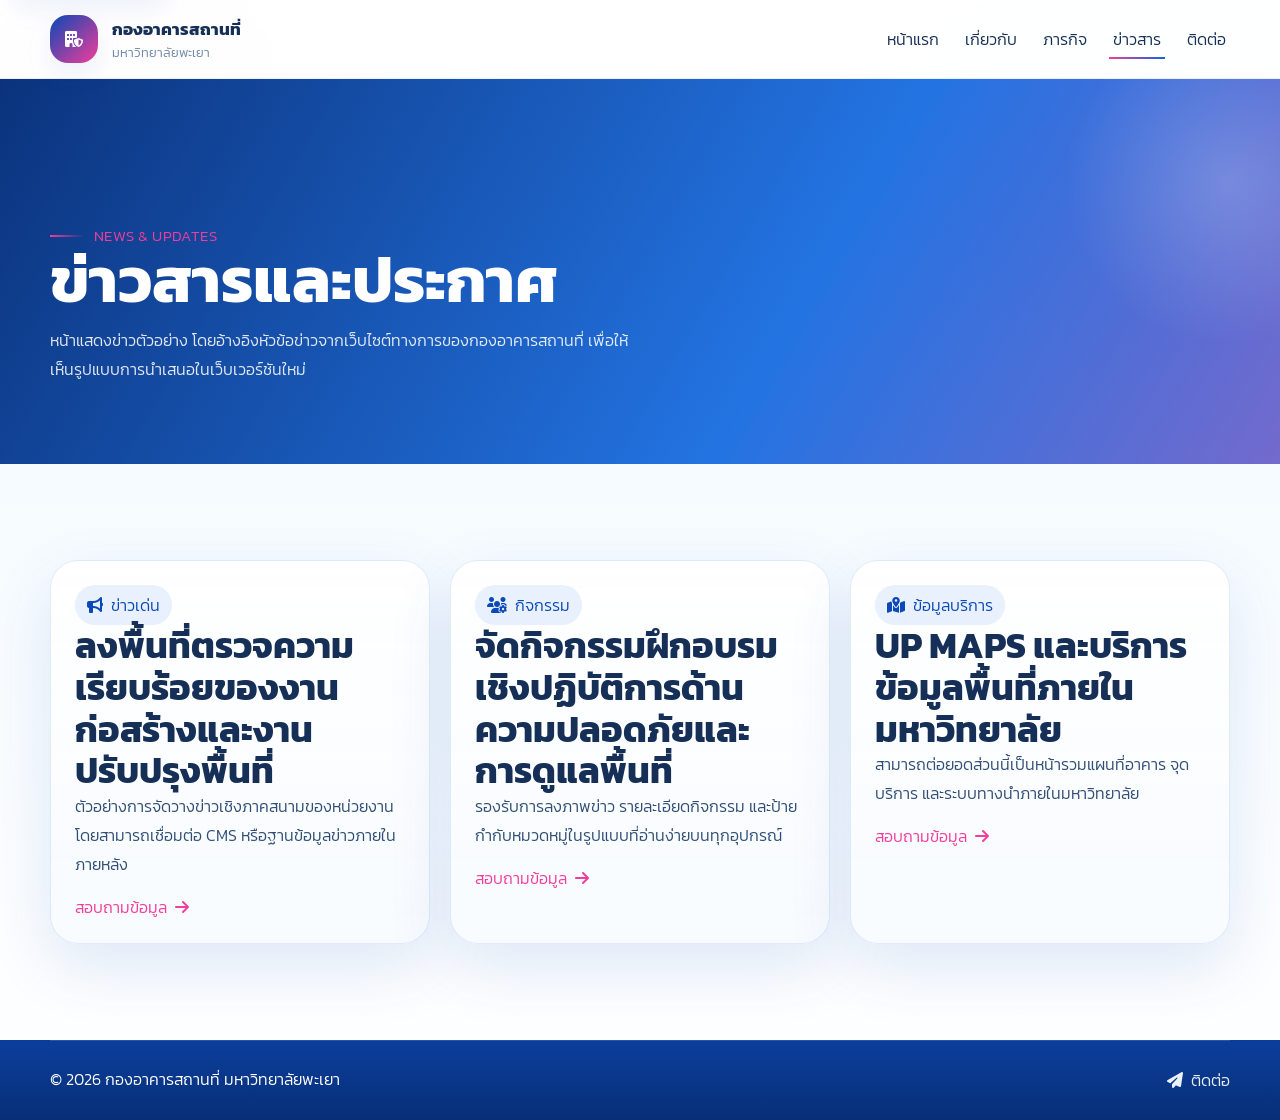
<file: pages/news.html>
<!DOCTYPE html>
<html lang="th">
<head>
  <meta charset="UTF-8" />
  <meta name="viewport" content="width=device-width, initial-scale=1.0" />
  <title>ข่าวสาร | กองอาคารสถานที่ มหาวิทยาลัยพะเยา</title>
  <meta name="description" content="หน้าข่าวสารและประกาศของกองอาคารสถานที่ มหาวิทยาลัยพะเยา" />
  <link rel="preconnect" href="https://fonts.googleapis.com" />
  <link rel="preconnect" href="https://fonts.gstatic.com" crossorigin />
  <link href="https://fonts.googleapis.com/css2?family=Kanit:wght@300&display=swap" rel="stylesheet" />
  <link rel="stylesheet" href="https://cdnjs.cloudflare.com/ajax/libs/font-awesome/6.5.2/css/all.min.css" />
  <link rel="stylesheet" href="../css/styles.css" />
</head>
<body>
  <a class="skip-link" href="#main-content">ข้ามไปยังเนื้อหาหลัก</a>
  <header class="site-header">
    <div class="navbar-wrap navbar-wrap--solid" data-navbar>
      <div class="container navbar">
        <a href="../index.html" class="brand" aria-label="กองอาคารสถานที่ มหาวิทยาลัยพะเยา">
          <span class="brand__mark"><i class="fa-solid fa-building-shield"></i></span>
          <span class="brand__text"><strong>กองอาคารสถานที่</strong><span>มหาวิทยาลัยพะเยา</span></span>
        </a>
        <button class="nav-toggle" type="button" aria-expanded="false" aria-controls="primary-menu" aria-label="เปิดเมนู"><i class="fa-solid fa-bars"></i></button>
        <nav id="primary-menu" class="nav-menu" aria-label="เมนูหลัก">
          <a href="../index.html" data-nav>หน้าแรก</a>
          <a href="about.html" data-nav>เกี่ยวกับ</a>
          <a href="services.html" data-nav>ภารกิจ</a>
          <a href="news.html" data-nav>ข่าวสาร</a>
          <a href="contact.html" data-nav>ติดต่อ</a>
        </nav>
      </div>
    </div>
  </header>

  <main id="main-content">
    <section class="page-hero page-hero--news">
      <div class="container reveal">
        <span class="eyebrow">News & Updates</span>
        <h1>ข่าวสารและประกาศ</h1>
        <p class="page-hero__lead">หน้าแสดงข่าวตัวอย่าง โดยอ้างอิงหัวข้อข่าวจากเว็บไซต์ทางการของกองอาคารสถานที่ เพื่อให้เห็นรูปแบบการนำเสนอในเว็บเวอร์ชันใหม่</p>
      </div>
    </section>

    <section class="section">
      <div class="container news-grid-pro">
        <article class="news-card-pro reveal">
          <span class="news-chip"><i class="fa-solid fa-bullhorn"></i> ข่าวเด่น</span>
          <h2>ลงพื้นที่ตรวจความเรียบร้อยของงานก่อสร้างและงานปรับปรุงพื้นที่</h2>
          <p>ตัวอย่างการจัดวางข่าวเชิงภาคสนามของหน่วยงาน โดยสามารถเชื่อมต่อ CMS หรือฐานข้อมูลข่าวภายในภายหลัง</p>
          <a class="text-link" href="contact.html">สอบถามข้อมูล <i class="fa-solid fa-arrow-right"></i></a>
        </article>
        <article class="news-card-pro reveal">
          <span class="news-chip"><i class="fa-solid fa-users-gear"></i> กิจกรรม</span>
          <h2>จัดกิจกรรมฝึกอบรมเชิงปฏิบัติการด้านความปลอดภัยและการดูแลพื้นที่</h2>
          <p>รองรับการลงภาพข่าว รายละเอียดกิจกรรม และป้ายกำกับหมวดหมู่ในรูปแบบที่อ่านง่ายบนทุกอุปกรณ์</p>
          <a class="text-link" href="contact.html">สอบถามข้อมูล <i class="fa-solid fa-arrow-right"></i></a>
        </article>
        <article class="news-card-pro reveal">
          <span class="news-chip"><i class="fa-solid fa-map-location-dot"></i> ข้อมูลบริการ</span>
          <h2>UP MAPS และบริการข้อมูลพื้นที่ภายในมหาวิทยาลัย</h2>
          <p>สามารถต่อยอดส่วนนี้เป็นหน้ารวมแผนที่อาคาร จุดบริการ และระบบทางนำภายในมหาวิทยาลัย</p>
          <a class="text-link" href="contact.html">สอบถามข้อมูล <i class="fa-solid fa-arrow-right"></i></a>
        </article>
      </div>
    </section>
  </main>
  <footer class="site-footer">
    <div class="container footer-bottom footer-bottom--single">
      <p>© 2026 กองอาคารสถานที่ มหาวิทยาลัยพะเยา</p>
      <a href="contact.html" class="back-top"><i class="fa-solid fa-paper-plane"></i> ติดต่อ</a>
    </div>
  </footer>
  <script src="../js/app.js" defer></script>
</body>
</html>
</file>
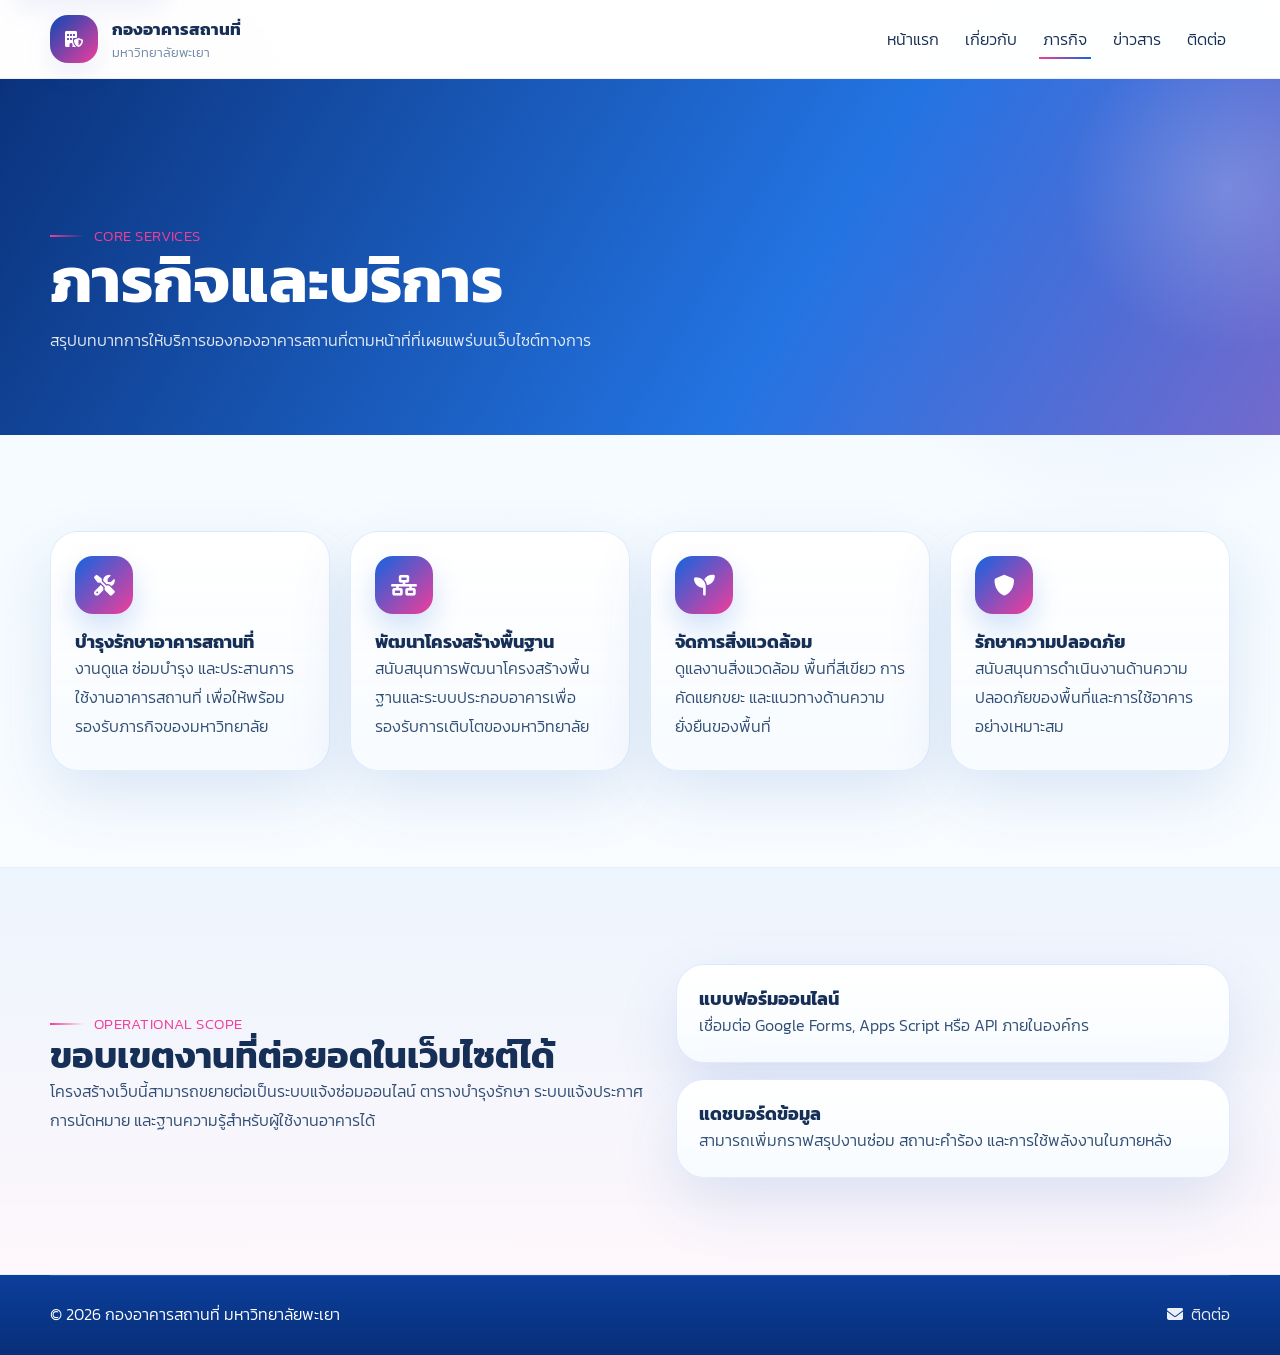
<file: pages/services.html>
<!DOCTYPE html>
<html lang="th">
<head>
  <meta charset="UTF-8" />
  <meta name="viewport" content="width=device-width, initial-scale=1.0" />
  <title>ภารกิจและบริการ | กองอาคารสถานที่ มหาวิทยาลัยพะเยา</title>
  <meta name="description" content="ภารกิจและบริการของกองอาคารสถานที่ มหาวิทยาลัยพะเยา" />
  <link rel="preconnect" href="https://fonts.googleapis.com" />
  <link rel="preconnect" href="https://fonts.gstatic.com" crossorigin />
  <link href="https://fonts.googleapis.com/css2?family=Kanit:wght@300&display=swap" rel="stylesheet" />
  <link rel="stylesheet" href="https://cdnjs.cloudflare.com/ajax/libs/font-awesome/6.5.2/css/all.min.css" />
  <link rel="stylesheet" href="../css/styles.css" />
</head>
<body>
  <a class="skip-link" href="#main-content">ข้ามไปยังเนื้อหาหลัก</a>
  <header class="site-header">
    <div class="navbar-wrap navbar-wrap--solid" data-navbar>
      <div class="container navbar">
        <a href="../index.html" class="brand" aria-label="กองอาคารสถานที่ มหาวิทยาลัยพะเยา">
          <span class="brand__mark"><i class="fa-solid fa-building-shield"></i></span>
          <span class="brand__text"><strong>กองอาคารสถานที่</strong><span>มหาวิทยาลัยพะเยา</span></span>
        </a>
        <button class="nav-toggle" type="button" aria-expanded="false" aria-controls="primary-menu" aria-label="เปิดเมนู"><i class="fa-solid fa-bars"></i></button>
        <nav id="primary-menu" class="nav-menu" aria-label="เมนูหลัก">
          <a href="../index.html" data-nav>หน้าแรก</a>
          <a href="about.html" data-nav>เกี่ยวกับ</a>
          <a href="services.html" data-nav>ภารกิจ</a>
          <a href="news.html" data-nav>ข่าวสาร</a>
          <a href="contact.html" data-nav>ติดต่อ</a>
        </nav>
      </div>
    </div>
  </header>

  <main id="main-content">
    <section class="page-hero page-hero--services">
      <div class="container reveal">
        <span class="eyebrow">Core Services</span>
        <h1>ภารกิจและบริการ</h1>
        <p class="page-hero__lead">สรุปบทบาทการให้บริการของกองอาคารสถานที่ตามหน้าที่ที่เผยแพร่บนเว็บไซต์ทางการ</p>
      </div>
    </section>

    <section class="section">
      <div class="container feature-grid">
        <article class="feature-card reveal">
          <span class="icon-wrap"><i class="fa-solid fa-screwdriver-wrench"></i></span>
          <h3>บำรุงรักษาอาคารสถานที่</h3>
          <p>งานดูแล ซ่อมบำรุง และประสานการใช้งานอาคารสถานที่ เพื่อให้พร้อมรองรับภารกิจของมหาวิทยาลัย</p>
        </article>
        <article class="feature-card reveal">
          <span class="icon-wrap"><i class="fa-solid fa-network-wired"></i></span>
          <h3>พัฒนาโครงสร้างพื้นฐาน</h3>
          <p>สนับสนุนการพัฒนาโครงสร้างพื้นฐานและระบบประกอบอาคารเพื่อรองรับการเติบโตของมหาวิทยาลัย</p>
        </article>
        <article class="feature-card reveal">
          <span class="icon-wrap"><i class="fa-solid fa-seedling"></i></span>
          <h3>จัดการสิ่งแวดล้อม</h3>
          <p>ดูแลงานสิ่งแวดล้อม พื้นที่สีเขียว การคัดแยกขยะ และแนวทางด้านความยั่งยืนของพื้นที่</p>
        </article>
        <article class="feature-card reveal">
          <span class="icon-wrap"><i class="fa-solid fa-shield"></i></span>
          <h3>รักษาความปลอดภัย</h3>
          <p>สนับสนุนการดำเนินงานด้านความปลอดภัยของพื้นที่และการใช้อาคารอย่างเหมาะสม</p>
        </article>
      </div>
    </section>

    <section class="section section-band">
      <div class="container split-grid split-grid--balanced">
        <div class="reveal">
          <span class="eyebrow">Operational Scope</span>
          <h2>ขอบเขตงานที่ต่อยอดในเว็บไซต์ได้</h2>
          <p>โครงสร้างเว็บนี้สามารถขยายต่อเป็นระบบแจ้งซ่อมออนไลน์ ตารางบำรุงรักษา ระบบแจ้งประกาศ การนัดหมาย และฐานความรู้สำหรับผู้ใช้งานอาคารได้</p>
        </div>
        <div class="stack-cards reveal">
          <article class="mini-panel"><h3>แบบฟอร์มออนไลน์</h3><p>เชื่อมต่อ Google Forms, Apps Script หรือ API ภายในองค์กร</p></article>
          <article class="mini-panel"><h3>แดชบอร์ดข้อมูล</h3><p>สามารถเพิ่มกราฟสรุปงานซ่อม สถานะคำร้อง และการใช้พลังงานในภายหลัง</p></article>
        </div>
      </div>
    </section>
  </main>
  <footer class="site-footer">
    <div class="container footer-bottom footer-bottom--single">
      <p>© 2026 กองอาคารสถานที่ มหาวิทยาลัยพะเยา</p>
      <a href="contact.html" class="back-top"><i class="fa-solid fa-envelope"></i> ติดต่อ</a>
    </div>
  </footer>
  <script src="../js/app.js" defer></script>
</body>
</html>
</file>
<file: css/styles.css>
:root {
  --primary: #0a49b7;
  --primary-2: #1264e0;
  --secondary: #f23d9a;
  --secondary-2: #ff7fbd;
  --ink: #162f57;
  --text: #304e74;
  --muted: #6d87a7;
  --line: rgba(18, 100, 224, 0.12);
  --bg: #f5fbff;
  --white: #ffffff;
  --shadow: 0 24px 64px rgba(10, 73, 183, 0.12);
  --shadow-soft: 0 12px 28px rgba(10, 73, 183, 0.08);
  --radius: 28px;
  --container: min(1180px, calc(100% - 32px));
  --nav-height: 78px;
  --ease: cubic-bezier(.2, .8, .2, 1);
}

* { box-sizing: border-box; }
html { scroll-behavior: smooth; }
body {
  margin: 0;
  font-family: 'Kanit', system-ui, sans-serif;
  font-weight: 300;
  color: var(--text);
  background:
    radial-gradient(circle at 10% 10%, rgba(242, 61, 154, 0.10), transparent 18%),
    radial-gradient(circle at 88% 16%, rgba(18, 100, 224, 0.10), transparent 20%),
    linear-gradient(180deg, #fbfdff 0%, #f5fbff 42%, #ffffff 100%);
  overflow-x: hidden;
}
img { max-width: 100%; display: block; }
a { color: inherit; text-decoration: none; }
button, input, textarea { font: inherit; }
:focus-visible {
  outline: 3px solid rgba(242, 61, 154, 0.35);
  outline-offset: 3px;
  border-radius: 14px;
}
.skip-link {
  position: absolute;
  left: 12px;
  top: -48px;
  z-index: 1000;
  background: var(--white);
  color: var(--primary);
  padding: 10px 14px;
  border-radius: 14px;
  box-shadow: var(--shadow-soft);
  transition: top .2s ease;
}
.skip-link:focus { top: 12px; }
.container { width: var(--container); margin-inline: auto; }
.section { padding: 96px 0; position: relative; }
.section-band {
  background: linear-gradient(180deg, rgba(18,100,224,.05), rgba(242,61,154,.04));
  border-block: 1px solid rgba(18,100,224,.06);
}
.section-dark {
  color: var(--white);
  background:
    linear-gradient(120deg, rgba(6, 47, 122, 0.98), rgba(17, 104, 224, 0.92) 60%, rgba(242, 61, 154, 0.84) 150%);
}
.section-dark--compact { padding: 78px 0; }
.section-heading {
  display: flex;
  align-items: end;
  justify-content: space-between;
  gap: 20px;
  margin-bottom: 28px;
}
.eyebrow {
  display: inline-flex;
  align-items: center;
  gap: 10px;
  color: var(--secondary);
  text-transform: uppercase;
  letter-spacing: .03em;
  font-size: .92rem;
}
.eyebrow::before {
  content: "";
  width: 34px;
  height: 2px;
  background: linear-gradient(90deg, var(--secondary), transparent);
}
.eyebrow--light { color: rgba(255,255,255,.9); }
.eyebrow--light::before { background: linear-gradient(90deg, rgba(255,255,255,.95), transparent); }
h1, h2, h3, p { margin: 0; }
h1 {
  font-size: clamp(2.4rem, 5vw, 4.85rem);
  line-height: 1.02;
  color: var(--white);
}
h2 {
  font-size: clamp(1.7rem, 2.8vw, 3rem);
  line-height: 1.16;
  color: var(--ink);
}
h3 {
  font-size: clamp(1.05rem, 1.4vw, 1.3rem);
  line-height: 1.32;
  color: var(--ink);
}
p { line-height: 1.82; }
.max-52 { max-width: 52ch; }
.muted { color: var(--muted); }
.lead-text { font-size: 1.08rem; max-width: 56ch; }
.topbar {
  background: rgba(6,47,122,.95);
  color: rgba(255,255,255,.86);
  font-size: .92rem;
}
.topbar__inner {
  min-height: 42px;
  display: flex;
  align-items: center;
  justify-content: flex-end;
  gap: 20px;
}
.topbar__inner p { display: inline-flex; align-items: center; gap: 8px; }
.navbar-wrap {
  position: sticky;
  top: 0;
  z-index: 50;
  backdrop-filter: saturate(180%) blur(16px);
  background: rgba(255, 255, 255, .78);
  border-bottom: 1px solid rgba(10,73,183,.08);
}
.navbar-wrap--solid { background: rgba(255, 255, 255, .92); }
.navbar {
  min-height: var(--nav-height);
  display: flex;
  align-items: center;
  justify-content: space-between;
  gap: 18px;
}
.brand {
  display: flex;
  align-items: center;
  gap: 14px;
  min-width: 0;
}
.brand__mark {
  width: 48px;
  height: 48px;
  border-radius: 18px;
  display: grid;
  place-items: center;
  color: var(--white);
  background: linear-gradient(135deg, var(--primary), var(--secondary));
  box-shadow: var(--shadow-soft);
}
.brand__text strong {
  display: block;
  color: var(--ink);
  font-size: 1.05rem;
}
.brand__text span {
  display: block;
  font-size: .84rem;
  color: var(--muted);
}
.brand--footer .brand__text strong,
.brand--footer .brand__text span { color: var(--white); }
.nav-menu {
  display: flex;
  align-items: center;
  gap: 18px;
}
.nav-menu a {
  color: var(--ink);
  font-size: .98rem;
  padding: 8px 4px;
  position: relative;
}
.nav-menu a::after {
  content: "";
  position: absolute;
  left: 0;
  bottom: 0;
  width: 100%;
  height: 2px;
  transform: scaleX(0);
  transform-origin: right;
  background: linear-gradient(90deg, var(--secondary), var(--primary-2));
  transition: transform .22s ease;
}
.nav-menu a:hover::after,
.nav-menu a.is-active::after {
  transform: scaleX(1);
  transform-origin: left;
}
.nav-toggle {
  display: none;
  border: 0;
  background: transparent;
  color: var(--ink);
  font-size: 1.2rem;
}
.hero {
  position: relative;
  overflow: hidden;
}
.hero--home {
  min-height: calc(100svh - 42px - var(--nav-height));
  display: grid;
  align-items: center;
}
.hero__grid {
  display: grid;
  grid-template-columns: 1.05fr .95fr;
  gap: 34px;
  align-items: center;
  padding: 60px 0 80px;
}
.hero__lead {
  margin-top: 18px;
  max-width: 58ch;
  font-size: 1.08rem;
  color: rgba(255,255,255,.88);
}
.button-row {
  display: flex;
  flex-wrap: wrap;
  gap: 14px;
  margin-top: 28px;
}
.button {
  display: inline-flex;
  align-items: center;
  justify-content: center;
  gap: 10px;
  min-height: 50px;
  padding: 0 22px;
  border-radius: 999px;
  color: var(--white);
  background: linear-gradient(135deg, var(--secondary), var(--secondary-2));
  box-shadow: 0 14px 28px rgba(242, 61, 154, .18);
  transition: transform .2s ease, box-shadow .2s ease;
  border: 0;
}
.button:hover {
  transform: translateY(-2px);
  box-shadow: 0 18px 34px rgba(242, 61, 154, .22);
}
.button--ghost {
  background: linear-gradient(135deg, rgba(255,255,255,.15), rgba(255,255,255,.08));
  border: 1px solid rgba(255,255,255,.18);
  box-shadow: none;
}
.hero-points {
  list-style: none;
  margin: 30px 0 0;
  padding: 0;
  display: grid;
  gap: 12px;
}
.hero-points li {
  display: inline-flex;
  align-items: center;
  gap: 10px;
  width: fit-content;
  color: rgba(255,255,255,.85);
  padding: 10px 14px;
  border-radius: 999px;
  border: 1px solid rgba(255,255,255,.14);
  background: linear-gradient(180deg, rgba(255,255,255,.12), rgba(255,255,255,.05));
}
.hero__visual {
  min-height: 560px;
  position: relative;
  display: grid;
  place-items: center;
}
.orbital-frame {
  position: absolute;
  inset: 8% 4% auto auto;
  width: min(560px, 100%);
  aspect-ratio: 1 / 1;
  border-radius: 38px;
  background: linear-gradient(180deg, rgba(255,255,255,.13), rgba(255,255,255,.03));
  border: 1px solid rgba(255,255,255,.14);
}
.orbital-frame::before,
.orbital-frame::after {
  content: "";
  position: absolute;
  border-radius: 50%;
  border: 1px solid rgba(255,255,255,.16);
}
.orbital-frame::before { inset: 10%; }
.orbital-frame::after { inset: 20%; }
.glass-card {
  position: relative;
  width: min(460px, 90%);
  border-radius: 34px;
  background: linear-gradient(180deg, rgba(255,255,255,.95), rgba(245,250,255,.92));
  box-shadow: 0 30px 80px rgba(5, 34, 90, 0.22);
  overflow: hidden;
  z-index: 2;
}
.glass-card--hero { padding: 26px; }
.wire-grid {
  height: 320px;
  border-radius: 24px;
  position: relative;
  overflow: hidden;
  background:
    linear-gradient(180deg, rgba(18,100,224,.08), rgba(18,100,224,.02)),
    linear-gradient(90deg, rgba(18,100,224,.08) 1px, transparent 1px),
    linear-gradient(0deg, rgba(18,100,224,.08) 1px, transparent 1px),
    linear-gradient(180deg,#e7f2ff,#fbfdff);
  background-size: auto, 24px 24px, 24px 24px, auto;
}
.tower {
  position: absolute;
  bottom: 0;
  border-radius: 16px 16px 0 0;
  background: linear-gradient(180deg, #d9eaff, #8fb7ff 70%, #7ba1ed);
  box-shadow: inset 0 0 0 1px rgba(10,73,183,.08);
}
.tower::before {
  content: "";
  position: absolute;
  inset: 10% 14% 8%;
  border-radius: 8px;
  background:
    linear-gradient(180deg, rgba(255,255,255,.85), rgba(255,255,255,.35)),
    repeating-linear-gradient(180deg, transparent 0 12px, rgba(10,73,183,.12) 12px 14px),
    repeating-linear-gradient(90deg, transparent 0 12px, rgba(10,73,183,.12) 12px 14px);
}
.tower--one { left: 13%; width: 18%; height: 74%; }
.tower--two { left: 41%; width: 13%; height: 56%; }
.tower--three { left: 61%; width: 10%; height: 86%; }
.glass-card__body { padding-top: 18px; }
.glass-card__body h2 { margin-bottom: 12px; font-size: clamp(1.4rem, 2vw, 1.9rem); }
.badge {
  display: inline-flex;
  align-items: center;
  gap: 8px;
  width: fit-content;
  padding: 8px 12px;
  border-radius: 999px;
  color: var(--primary);
  background: rgba(18,100,224,.09);
}
.badge--light { color: rgba(255,255,255,.9); background: rgba(255,255,255,.12); }
.floating-pill {
  position: absolute;
  display: inline-flex;
  align-items: center;
  gap: 8px;
  padding: 12px 16px;
  border-radius: 999px;
  color: var(--white);
  z-index: 3;
}
.floating-pill--pink {
  left: 1%;
  top: 12%;
  background: linear-gradient(135deg, var(--secondary), #ff91c8);
  box-shadow: 0 12px 28px rgba(242,61,154,.22);
}
.floating-pill--blue {
  right: -2%;
  bottom: 14%;
  background: linear-gradient(135deg, var(--primary-2), #56a9ff);
  box-shadow: 0 12px 28px rgba(18,100,224,.24);
}
.feature-grid {
  display: grid;
  grid-template-columns: repeat(4, minmax(0, 1fr));
  gap: 20px;
}
.feature-card,
.info-card,
.news-card-pro,
.contact-card,
.mini-panel,
.service-showcase__main {
  background: linear-gradient(180deg, rgba(255,255,255,.97), rgba(247,251,255,.94));
  border: 1px solid var(--line);
  border-radius: var(--radius);
  box-shadow: var(--shadow);
}
.feature-card,
.info-card,
.contact-card,
.news-card-pro { padding: 24px; }
.feature-card { min-height: 240px; }
.icon-wrap {
  width: 58px;
  height: 58px;
  border-radius: 18px;
  display: grid;
  place-items: center;
  color: var(--white);
  font-size: 1.3rem;
  background: linear-gradient(135deg, var(--primary-2), var(--secondary));
  box-shadow: 0 14px 28px rgba(18,100,224,.18);
  margin-bottom: 16px;
}
.split-grid {
  display: grid;
  grid-template-columns: 1.04fr .96fr;
  gap: 26px;
  align-items: start;
}
.split-grid--balanced { align-items: center; }
.stack-cards,
.info-stack,
.service-showcase__side {
  display: grid;
  gap: 16px;
}
.mini-panel { padding: 22px; }
.quote-box {
  margin-top: 24px;
  padding: 22px 24px;
  border-radius: 24px;
  color: var(--white);
  background: linear-gradient(135deg, var(--primary), rgba(18,100,224,.95));
  box-shadow: var(--shadow);
}
.quote-box i { margin-bottom: 12px; }
.service-showcase {
  display: grid;
  grid-template-columns: 1.1fr .9fr;
  gap: 22px;
}
.service-showcase__main { padding: 28px; }
.check-list {
  list-style: none;
  margin: 20px 0 0;
  padding: 0;
  display: grid;
  gap: 12px;
}
.check-list li {
  display: flex;
  gap: 10px;
  align-items: flex-start;
}
.cta-panel {
  display: flex;
  align-items: center;
  justify-content: space-between;
  gap: 24px;
}
.site-footer {
  margin-top: 0;
  background: linear-gradient(180deg, #0b3e9c, #082f78);
  color: var(--white);
}
.footer-grid {
  display: grid;
  grid-template-columns: 1.1fr .8fr 1fr;
  gap: 24px;
  padding: 58px 0 28px;
}
.footer-copy { margin-top: 16px; max-width: 34ch; color: rgba(255,255,255,.84); }
.footer-links {
  list-style: none;
  margin: 14px 0 0;
  padding: 0;
  display: grid;
  gap: 10px;
}
.footer-bottom {
  padding: 18px 0 26px;
  border-top: 1px solid rgba(255,255,255,.12);
  display: flex;
  align-items: center;
  justify-content: space-between;
  gap: 20px;
}
.footer-bottom--single { padding-top: 24px; }
.back-top {
  display: inline-flex;
  align-items: center;
  gap: 8px;
  color: rgba(255,255,255,.92);
}
.page-hero {
  padding: 140px 0 80px;
  color: var(--white);
  position: relative;
  overflow: hidden;
  background: linear-gradient(120deg, rgba(6,47,122,.98), rgba(17,104,224,.92) 62%, rgba(242,61,154,.84) 160%);
}
.page-hero::after {
  content: "";
  position: absolute;
  right: -10%;
  top: -20%;
  width: 360px;
  height: 360px;
  border-radius: 50%;
  background: radial-gradient(circle, rgba(255,255,255,.20), transparent 64%);
}
.page-hero__lead {
  margin-top: 14px;
  max-width: 58ch;
  color: rgba(255,255,255,.88);
}
.news-grid-pro {
  display: grid;
  grid-template-columns: repeat(3, minmax(0, 1fr));
  gap: 20px;
}
.news-chip {
  display: inline-flex;
  align-items: center;
  gap: 8px;
  padding: 8px 12px;
  border-radius: 999px;
  width: fit-content;
  color: var(--primary);
  background: rgba(18,100,224,.09);
}
.text-link {
  display: inline-flex;
  align-items: center;
  gap: 8px;
  margin-top: 16px;
  color: var(--secondary);
}
.contact-grid {
  display: grid;
  grid-template-columns: .9fr 1.1fr;
  gap: 22px;
}
.contact-list {
  list-style: none;
  margin: 20px 0 0;
  padding: 0;
  display: grid;
  gap: 14px;
}
.contact-list li {
  display: grid;
  grid-template-columns: 24px 1fr;
  gap: 12px;
}
.contact-form {
  display: grid;
  gap: 14px;
  margin-top: 18px;
}
.contact-form label {
  display: grid;
  gap: 8px;
}
.contact-form input,
.contact-form textarea {
  width: 100%;
  border: 1px solid rgba(18,100,224,.14);
  background: var(--white);
  border-radius: 18px;
  padding: 14px 16px;
  color: var(--ink);
}
.reveal {
  opacity: 0;
  transform: translateY(28px);
  transition: opacity .68s var(--ease), transform .68s var(--ease);
}
.reveal.is-visible {
  opacity: 1;
  transform: translateY(0);
}
.parallax { will-change: transform; }
@media (prefers-reduced-motion: reduce) {
  html { scroll-behavior: auto; }
  *, *::before, *::after {
    animation: none !important;
    transition: none !important;
  }
  .reveal { opacity: 1; transform: none; }
}
@media (max-width: 1080px) {
  .hero__grid,
  .split-grid,
  .service-showcase,
  .contact-grid,
  .cta-panel { grid-template-columns: 1fr; display: grid; }
  .feature-grid,
  .news-grid-pro { grid-template-columns: repeat(2, minmax(0, 1fr)); }
  .footer-grid { grid-template-columns: repeat(2, minmax(0, 1fr)); }
  .hero__visual { min-height: 460px; }
}
@media (max-width: 840px) {
  :root { --nav-height: 70px; }
  .topbar { display: none; }
  .nav-toggle { display: block; }
  .nav-menu {
    position: absolute;
    top: calc(100% + 8px);
    left: 0;
    right: 0;
    margin-inline: 16px;
    padding: 16px;
    border-radius: 22px;
    background: rgba(255,255,255,.98);
    border: 1px solid rgba(10,73,183,.08);
    box-shadow: var(--shadow-soft);
    display: none;
    flex-direction: column;
    align-items: flex-start;
  }
  .nav-menu.is-open { display: flex; }
  .section-heading,
  .footer-bottom { flex-direction: column; align-items: flex-start; }
  .hero-points { grid-template-columns: 1fr; }
}
@media (max-width: 680px) {
  .section { padding: 76px 0; }
  .feature-grid,
  .news-grid-pro,
  .footer-grid { grid-template-columns: 1fr; }
  .button-row { flex-direction: column; align-items: flex-start; }
  .hero__visual { min-height: 380px; }
  .glass-card--hero { padding: 18px; }
  .wire-grid { height: 240px; }
}
</file>
